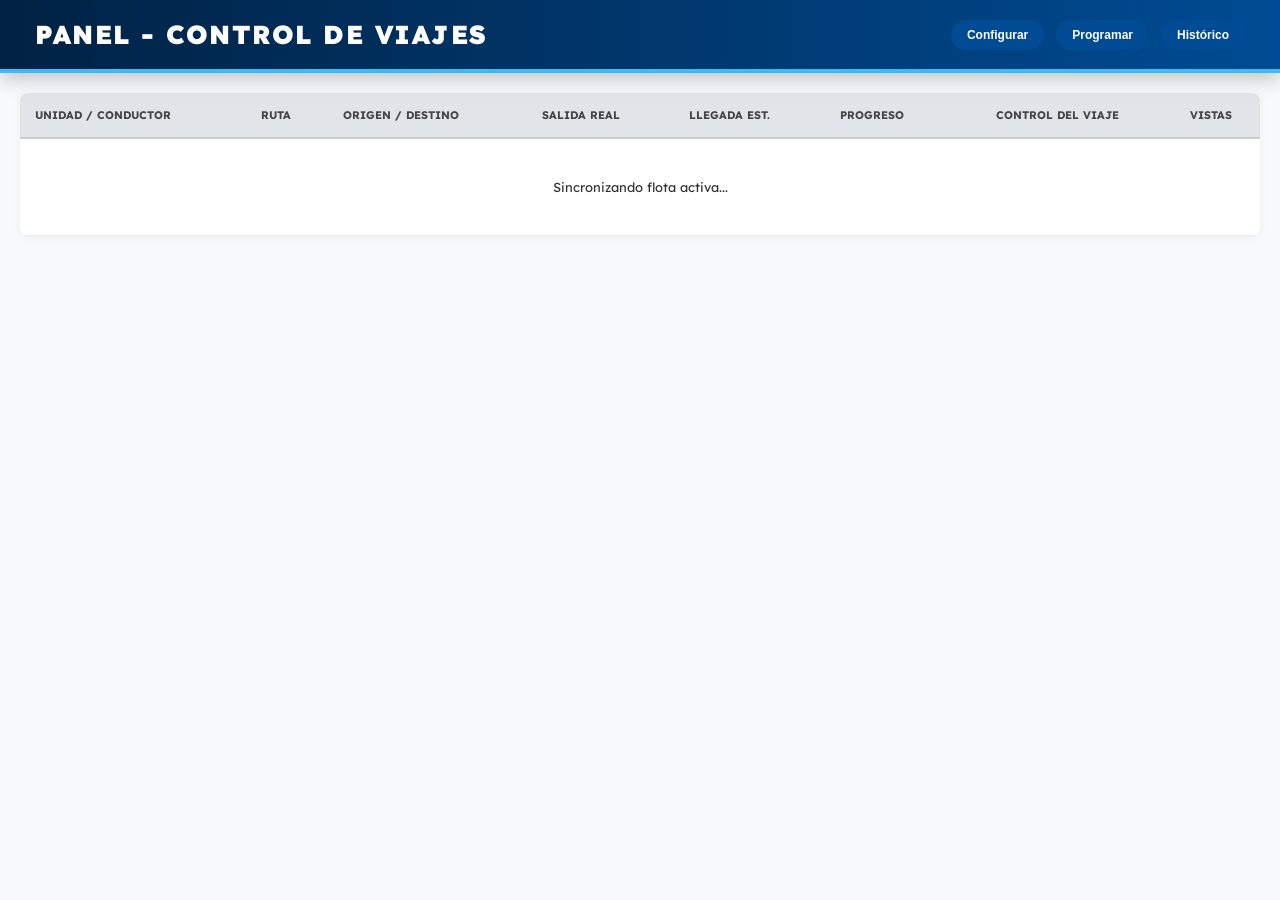
<file: Addins3.html>
<!DOCTYPE html>
<html>
<head>
    <meta charset="utf-8">
    <title>Panel de Control de Viajes</title> 
    <link href="https://fonts.googleapis.com/css2?family=Lexend:wght@700;800&display=swap" rel="stylesheet">
    <link rel="stylesheet" href="estilos_addins3.css">
    <link rel="stylesheet" href="https://cdnjs.cloudflare.com/ajax/libs/font-awesome/6.0.0/css/all.min.css">
</head>
<body>

<div class="header-container">
    <h1 class="neon-title">PANEL - CONTROL DE VIAJES</h1>
    <div class="nav-shortcuts">
        <button class="btn-nav" id="nav-config">Configurar</button>
        <button class="btn-nav" id="nav-prog">Programar</button>
        <button class="btn-nav" id="nav-hist">Histórico</button>
    </div>
</div>

<div class="dashboard">
    <table class="monitor-table">
        <thead>
            <tr>
                <th>UNIDAD / CONDUCTOR</th>
                <th>RUTA</th>
                <th>ORIGEN / DESTINO</th>
                <th>SALIDA REAL</th>
                <th>LLEGADA EST.</th>
                <th>PROGRESO</th>
                <th style="text-align:center;">CONTROL DEL VIAJE</th>
                <th style="text-align:center;">VISTAS</th>
            </tr>
        </thead>
        <tbody id="lista-viajes">
            <tr><td colspan="8" style="text-align:center; padding:40px;">Sincronizando flota activa...</td></tr>
        </tbody>
    </table>
</div>

<div id="side-panel">
    <div style="display:flex; justify-content: space-between; align-items:center;">
        <h2 id="side-placa" style="margin:0; font-weight:800; color:var(--primary);">Resumen</h2>
        <button onclick="cerrarPanel()" style="border:none; background:none; font-size:24px; cursor:pointer;">&times;</button>
    </div>
    <hr style="margin:20px 0; border:0; border-top:1px solid #eee;">
    <div id="timeline-v" class="timeline-v"></div>
</div>

<div id="modal-cancel" class="modal-full-bg" style="display:none;">
    <div class="modal-content">
        <h3 id="modal-accion-titulo">Confirmar Acción</h3>
        <p>Indique motivo (Mín. 10 caracteres):</p>
        <textarea id="motivo-txt" oninput="validarMotivo()" placeholder="Escriba el motivo de la intervención manual..."></textarea>
        <div style="text-align:right; margin-top:15px;">
            <button onclick="cerrarModal()" class="btn-secundario">Salir</button>
            <button id="btn-confirmar" disabled onclick="ejecutarAccionManual()" class="btn-primario">Confirmar</button>
        </div>
    </div>
</div>

<script>
    // URL DE TU SCRIPT (Asegúrate de que sea la última versión desplegada)
    const WEB_APP_URL = "https://script.google.com/macros/s/AKfycbwUUfNbaq4tkx05vUxjpJNtbxqJi_Q9WWnxMINupHHSWpU129H9x5wY6Jbf0SNrEE0e/exec"; 
    
    let _usuarioLogueado = "Monitor";
    let _viajeSeleccionado = null;
    let _tipoAccionManual = "";

    // 1. FUNCIÓN DE REFRESCO DE DATOS
    function actualizar() {
    const script = document.createElement('script');
    // Usamos concatenación simple para evitar errores de símbolos
    script.src = WEB_APP_URL + "?read=viajes&callback=renderizar&nocache=" + new Date().getTime();
    document.body.appendChild(script);
    script.onload = function() { script.remove(); };
}

    // 2. RENDERIZADO DE LA TABLA
    window.renderizar = function(viajes) {
        const tbody = document.getElementById('lista-viajes');
        if (!tbody) return;
        tbody.innerHTML = "";
        
        if (viajes.length === 0) {
            tbody.innerHTML = '<tr><td colspan="8" style="text-align:center; padding:20px;">No hay viajes activos en este momento.</td></tr>';
            return;
        }

        viajes.forEach(v => {
            const estaEnCurso = (v.estado === "EN CURSO");
            let tr = document.createElement('tr');
            tr.innerHTML = `
                <td><b>${v.placa}</b><br><small style="color:#777">${v.conductor}</small></td>
                <td><small>${v.ruta}</small></td>
                <td><i class="fas fa-map-marker-alt" style="color:var(--primary)"></i> ${v.origen}<br><i class="fas fa-flag-checkered"></i> ${v.destino}</td>
                <td style="color:black; font-weight:bold;">${v.salidaReal}</td>
                <td style="font-weight:bold;">${v.llegadaEstimada}</td>
                <td>
                    <div class="segment-bar">
                        ${Array.from({length:10}, (_,i) => `<div class="segment ${i < (v.progreso/10) ? 'active' : ''}"></div>`).join('')}
                    </div>
                    <small style="font-size:10px; font-weight:bold; color:var(--primary)">${v.progreso}% completado</small>
                </td>
                <td class="control-cell">
                    <button class="btn-ctrl ${estaEnCurso ? 'disabled' : ''}" title="Iniciar Viaje" onclick="${estaEnCurso ? '' : `prepararAccion('${v.idViaje}', 'INICIAR')`}">
                        <i class="fas fa-play-circle"></i>
                    </button>
                    <button class="btn-ctrl" title="Finalizar Viaje" onclick="prepararAccion('${v.idViaje}', 'FINALIZAR')">
                        <i class="fas fa-check-circle" style="color:var(--primary)"></i>
                    </button>
                    <button class="btn-ctrl" title="Cancelar Viaje" onclick="prepararAccion('${v.idViaje}', 'CANCELAR')">
                        <i class="fas fa-ban" style="color:var(--danger)"></i>
                    </button>
                </td>
                <td class="vistas-cell">
                    <button class="btn-vista" title="Ver Resumen de Ruta" onclick="abrirResumen('${encodeURIComponent(v.itinerarioFull)}', '${v.placa}')">
                        <i class="fas fa-stream"></i>
                    </button>
                    <button class="btn-vista" title="Ver Detalle de Auditoría" onclick="alert('Abriendo Detalle para ID: ' + '${v.idViaje}')">
                        <i class="fas fa-info-circle" style="color:var(--primary)"></i>
                    </button>
                </td>
            `;
            tbody.appendChild(tr);
        });
    }

    // 3. LÓGICA DE MODALES Y ACCIONES
    function prepararAccion(id, tipo) {
        _viajeSeleccionado = id;
        _tipoAccionManual = tipo;
        document.getElementById('modal-accion-titulo').innerText = "CONFIRMAR " + tipo;
        document.getElementById('modal-cancel').style.display = 'flex';
    }

    function ejecutarAccionManual() {
        const btn = document.getElementById('btn-confirmar');
        const motivo = document.getElementById('motivo-txt').value;
        
        btn.disabled = true;
        btn.innerHTML = '<i class="fas fa-spinner fa-spin"></i> Procesando...';

        fetch(`${WEB_APP_URL}?action=manual&id=${_viajeSeleccionado}&tipo=${_tipoAccionManual}&motivo=${encodeURIComponent(motivo)}&user=${_usuarioLogueado}`)
        .then(response => response.json())
        .then(res => {
            if (res.success) {
                cerrarModal();
                actualizar(); // Refresco inmediato para ver el cambio
            } else {
                alert("Error: " + res.error);
                btn.disabled = false;
                btn.innerHTML = "Confirmar";
            }
        })
        .catch(err => {
            alert("Error de conexión");
            btn.disabled = false;
            btn.innerHTML = "Confirmar";
        });
    }

    // 4. LÓGICA DEL PANEL LATERAL (RESUMEN)
    function abrirResumen(data, placa) {
        const puntos = JSON.parse(decodeURIComponent(data));
        document.getElementById('side-placa').innerText = "Ruta: " + placa;
        
        const timeline = document.getElementById('timeline-v');
        timeline.innerHTML = puntos.map(p => {
            let claseCirculo = "";
            if (p.deteccion === "SI") claseCirculo = "done";
            if (p.deteccion === "FORZADO") claseCirculo = "forced";

            return `
                <div class="step ${claseCirculo}">
                    <strong>${p.punto}</strong><br>
                    <small>Plan: ${p.planHora} | Real: ${p.realHora}</small>
                </div>
            `;
        }).join('');
        
        document.getElementById('side-panel').classList.add('open');
    }

    // 5. UTILIDADES
    function cerrarModal() { 
        document.getElementById('modal-cancel').style.display = 'none'; 
        document.getElementById('motivo-txt').value = ""; 
        document.getElementById('btn-confirmar').disabled = true;
    }
    
    function cerrarPanel() { document.getElementById('side-panel').classList.remove('open'); }
    
    function validarMotivo() { 
        const txt = document.getElementById('motivo-txt').value.trim();
        document.getElementById('btn-confirmar').disabled = (txt.length < 10); 
    }

    // 6. INTEGRACIÓN CON GEOTAB (API)
    geotab.addin.seguimiento = () => {
        return {
            initialize(api, state, callback) {
                // Obtener usuario real de Geotab
                api.getSession(s => { _usuarioLogueado = s.userName; });
                
                // Configurar Navegación entre Add-ins
                document.getElementById('nav-config').onclick = () => api.setState("TRK_ARDEPE_CONTAINER/TRK_ARDEPE_CONFIG");
                document.getElementById('nav-prog').onclick = () => api.setState("TRK_ARDEPE_CONTAINER/TRK_ARDEPE_PROG");
                document.getElementById('nav-hist').onclick = () => api.setState("TRK_ARDEPE_CONTAINER/TRK_ARDEPE_HIST");
                
                // Carga inicial y auto-refresco cada 1 minuto
                actualizar();
                setInterval(actualizar, 60000);
                
                callback();
            }
        };
    };

    // Ejecución inicial por si se prueba fuera de Geotab
    actualizar();
</script>
</body>
</html>
</file>
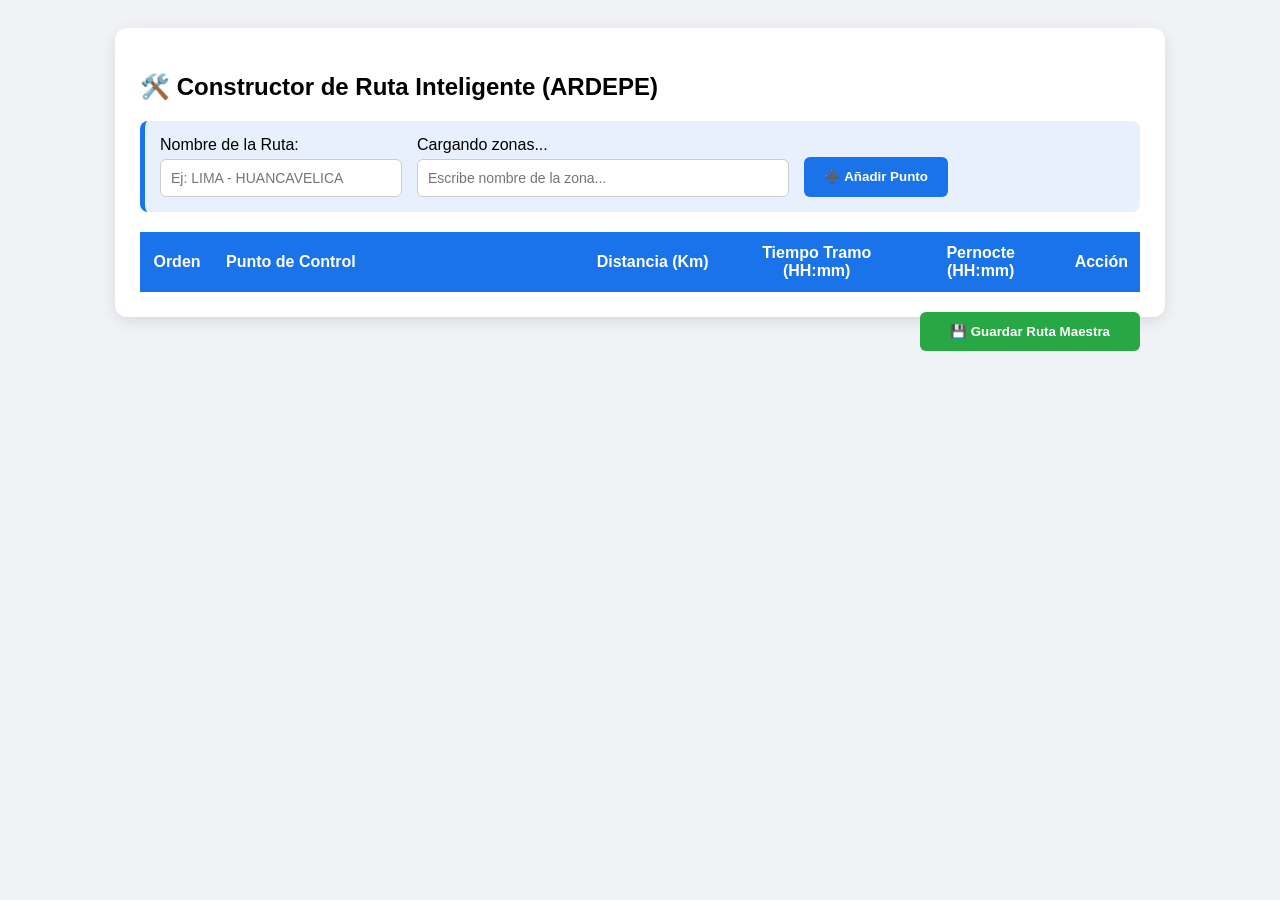
<file: configurarv2.html>
<!DOCTYPE html>
<html>
<head>
    <meta charset="utf-8">
    <style>
        body { font-family: 'Segoe UI', sans-serif; padding: 20px; background: #f0f2f5; }
        .card { background: white; padding: 25px; border-radius: 12px; box-shadow: 0 4px 15px rgba(0,0,0,0.1); max-width: 1000px; margin: auto; }
        .header-tools { display: flex; gap: 15px; margin-bottom: 20px; background: #e8f0fe; padding: 15px; border-radius: 8px; align-items: flex-end; border-left: 5px solid #1a73e8; }
        .input-group { display: flex; flex-direction: column; gap: 5px; }
        input { padding: 10px; border: 1px solid #ccc; border-radius: 6px; font-size: 14px; }
        button { cursor: pointer; border: none; border-radius: 6px; font-weight: bold; transition: 0.3s; }
        .btn-add { background: #1a73e8; color: white; padding: 10px 20px; height: 40px; }
        .btn-save { background: #28a745; color: white; padding: 12px 30px; float: right; margin-top: 20px; }
        table { width: 100%; border-collapse: collapse; margin-top: 20px; }
        th { background: #1a73e8; color: white; padding: 12px; text-align: center; }
        th:nth-child(2) { text-align: left; } /* Nombre de zona a la izquierda */
        td { padding: 10px; border-bottom: 1px solid #eee; text-align: center; vertical-align: middle; }
        td:nth-child(2) { text-align: left; }
        .input-edit { width: 80px; border: 2px solid #3498db; text-align: center; font-weight: bold; color: #1a73e8; padding: 5px; border-radius: 4px; display: inline-block; }
        .km-val { color: #666; font-family: monospace; font-weight: bold; }
        .delete-btn { color: #e74c3c; background: none; font-size: 18px; }
        .guion { color: #ccc; font-weight: bold; display: block; width: 100%; text-align: center; }
    </style>
</head>
<body>

<div class="card">
    <h2>🛠️ Constructor de Ruta Inteligente (ARDEPE)</h2>
    
    <div class="header-tools">
        <div class="input-group">
            <label>Nombre de la Ruta:</label>
            <input type="text" id="nombreRuta" placeholder="Ej: LIMA - HUANCAVELICA" style="width: 220px;">
        </div>
        <div class="input-group">
            <label id="lblZonas">Cargando zonas...</label>
            <input list="listaZonas" id="buscadorZonas" placeholder="Escribe nombre de la zona..." style="width: 350px;">
            <datalist id="listaZonas"></datalist>
        </div>
        <button class="btn-add" id="btnAgregar">➕ Añadir Punto</button>
    </div>

    <table>
        <thead>
            <tr>
                <th style="width: 50px;">Orden</th>
                <th>Punto de Control</th>
                <th style="width: 140px;">Distancia (Km)</th>
                <th style="width: 140px;">Tiempo Tramo (HH:mm)</th>
                <th style="width: 140px;">Pernocte (HH:mm)</th>
                <th style="width: 50px;">Acción</th>
            </tr>
        </thead>
        <tbody id="cuerpoRuta"></tbody>
    </table>

    <button class="btn-save" id="btnGuardar">💾 Guardar Ruta Maestra</button>
</div>

<script>
    let zonasFiltradas = [];
    let rutaActual = [];

    function formatTime(decimal) {
        if (!decimal || isNaN(decimal) || decimal <= 0) return "00:00";
        let h = Math.floor(decimal);
        let m = Math.round((decimal - h) * 60);
        return `${h.toString().padStart(2, '0')}:${m.toString().padStart(2, '0')}`;
    }

    function getHaversine(lat1, lon1, lat2, lon2) {
        if (lat1 === undefined || lon1 === undefined || lat2 === undefined || lon2 === undefined) return 0;
        const R = 6371;
        const dLat = (lat2 - lat1) * Math.PI / 180;
        const dLon = (lon2 - lon1) * Math.PI / 180;
        const a = Math.sin(dLat/2)**2 + Math.cos(lat1*Math.PI/180)*Math.cos(lat2*Math.PI/180)*Math.sin(dLon/2)**2;
        return R * (2 * Math.atan2(Math.sqrt(a), Math.sqrt(1-a)));
    }

    geotab.addin.configurar = (api, state) => {
        return {
            initialize(api, state, callback) {
                api.call("Get", {
                    typeName: "Zone",
                    search: { zoneTypeIds: ["b4A3"] }
                }, (result) => {
                    zonasFiltradas = result.filter(z => z.zoneTypes && z.zoneTypes.some(t => t.id === "b4A3"))
                                           .sort((a, b) => a.name.localeCompare(b.name));
                    
                    document.getElementById("lblZonas").innerText = `Escribe para buscar zona (${zonasFiltradas.length} disponibles):`;
                    const datalist = document.getElementById("listaZonas");
                    zonasFiltradas.forEach(z => {
                        let opt = document.createElement("option");
                        opt.value = z.name;
                        datalist.appendChild(opt);
                    });
                });

                document.getElementById("btnAgregar").addEventListener("click", () => {
                    const inputBusqueda = document.getElementById("buscadorZonas");
                    const zonaSel = zonasFiltradas.find(z => z.name === inputBusqueda.value);
                    
                    if (!zonaSel) return;

                    // CORRECCIÓN DE COORDENADAS: Buscamos en todas las ubicaciones posibles de la API
                    const latActual = (zonaSel.center) ? zonaSel.center.y : (zonaSel.y ? zonaSel.y : 0);
                    const lonActual = (zonaSel.center) ? zonaSel.center.x : (zonaSel.x ? zonaSel.x : 0);

                    const previo = rutaActual[rutaActual.length - 1];
                    let km = 0;
                    if (previo && latActual !== 0) {
                        km = getHaversine(previo.lat, previo.lon, latActual, lonActual);
                    }

                    rutaActual.push({
                        name: zonaSel.name,
                        lat: latActual,
                        lon: lonActual,
                        km: km,
                        tiempo: formatTime(km / 60)
                    });

                    inputBusqueda.value = "";
                    updateUI();
                });

                function updateUI() {
                    const cuerpo = document.getElementById("cuerpoRuta");
                    cuerpo.innerHTML = "";
                    rutaActual.forEach((item, i) => {
                        const row = cuerpo.insertRow();
                        const esPrimero = (i === 0);
                        
                        // Centrado y manejo de guiones
                        const distContenido = (esPrimero || item.km <= 0) ? '<span class="guion">-</span>' : `<span class="km-val">${item.km.toFixed(2)} km</span>`;
                        const tiempoContenido = (esPrimero || item.km <= 0) ? '<span class="guion">-</span>' : `<input type="text" class="input-edit" value="${item.tiempo}">`;
                        
                        row.innerHTML = `
                            <td>${i + 1}</td>
                            <td><strong>${item.name}</strong></td>
                            <td>${distContenido}</td>
                            <td>${tiempoContenido}</td>
                            <td><input type="text" class="input-edit" value="00:30"></td>
                            <td><button class="delete-btn" onclick="borrar(${i})">🗑️</button></td>
                        `;
                    });
                }

                window.borrar = (idx) => {
                    rutaActual.splice(idx, 1);
                    updateUI();
                };

                callback();
            }
        };
    };
</script>
</body>
</html>
</file>
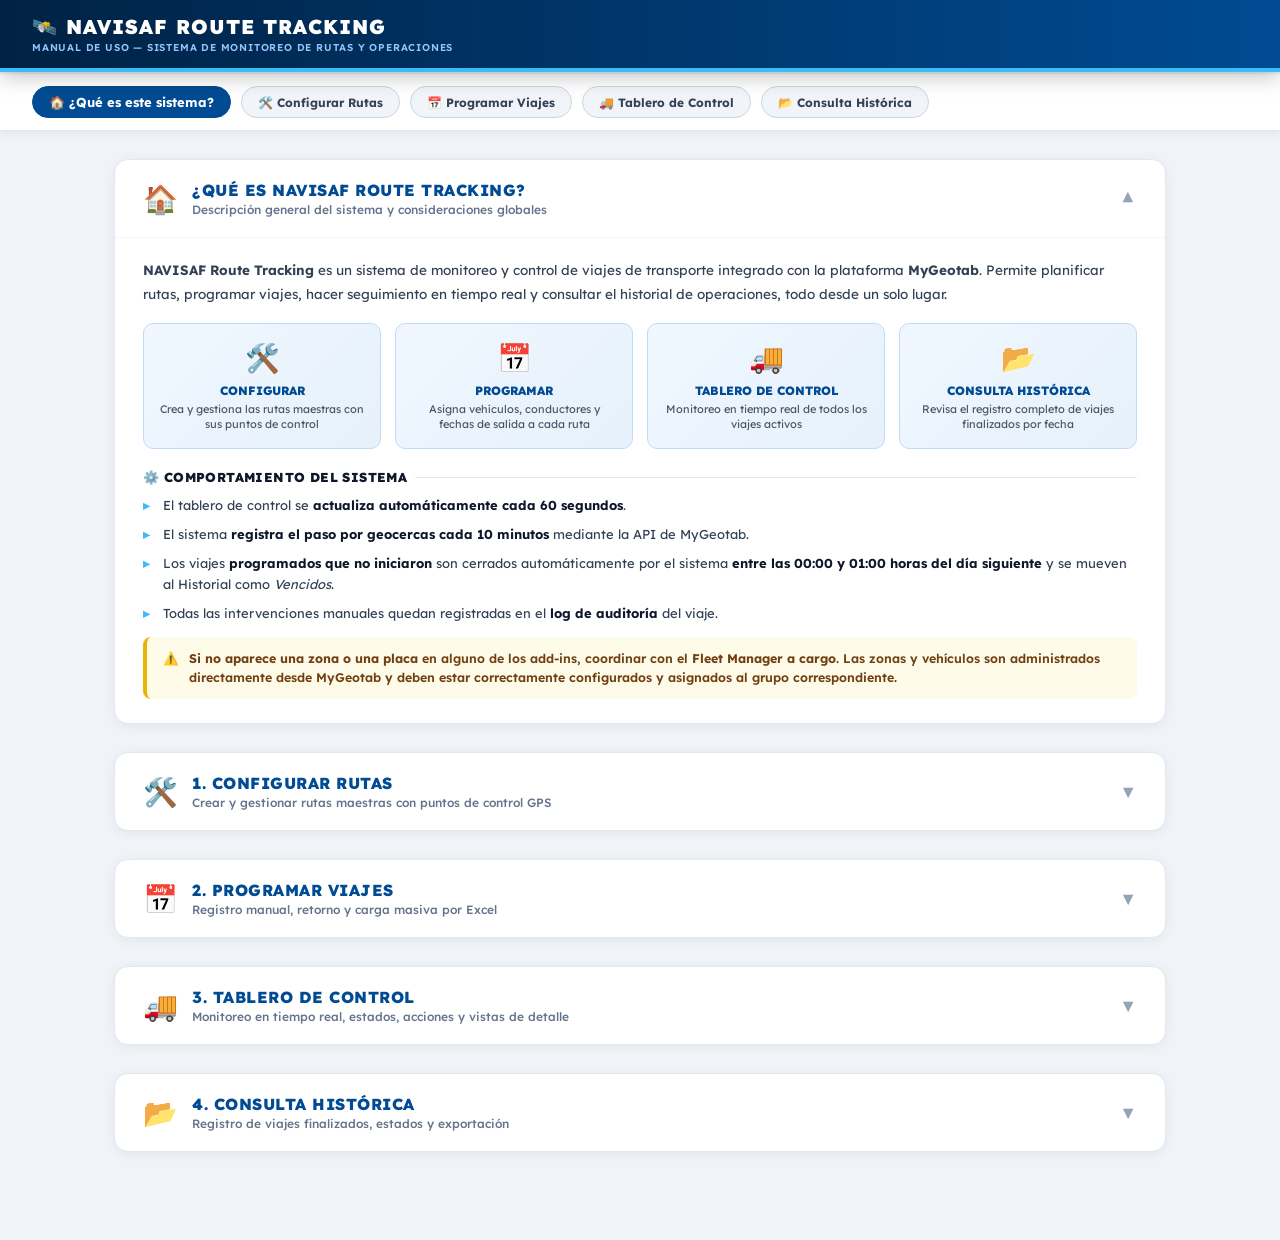
<file: manual.html>
<!DOCTYPE html>
<html lang="es">
<head>
    <meta charset="utf-8">
    <meta name="viewport" content="width=device-width, initial-scale=1.0">
    <title>Manual de Uso - NAVISAF Route Tracking</title>
    <link href="https://fonts.googleapis.com/css2?family=Lexend:wght@400;500;700;800;900&display=swap" rel="stylesheet">
    <link rel="stylesheet" href="manual.css">
</head>
<body>

<!-- HEADER -->
<div class="nrt-header">
    <div class="nrt-header-left">
        <div class="nrt-header-title">🛰️ NAVISAF Route Tracking</div>
        <div class="nrt-header-sub">MANUAL DE USO — SISTEMA DE MONITOREO DE RUTAS Y OPERACIONES</div>
    </div>
</div>

<!-- ÍNDICE ANCLA -->
<div class="nrt-indice">
    <a href="#sec-intro" class="nrt-btn-indice principal">🏠 ¿Qué es este sistema?</a>
    <a href="#sec-configurar" class="nrt-btn-indice">🛠️ Configurar Rutas</a>
    <a href="#sec-programar" class="nrt-btn-indice">📅 Programar Viajes</a>
    <a href="#sec-tablero" class="nrt-btn-indice">🚚 Tablero de Control</a>
    <a href="#sec-historico" class="nrt-btn-indice">📂 Consulta Histórica</a>
</div>

<!-- CUERPO -->
<div class="nrt-body">

    <!-- ── SECCIÓN 0: INTRO ── -->
    <div class="nrt-seccion" id="sec-intro">
        <div class="nrt-seccion-header" onclick="nrt_toggle('cuerpo-intro', this)">
            <div class="nrt-seccion-icono">🏠</div>
            <div class="nrt-seccion-info">
                <div class="nrt-seccion-titulo">¿Qué es NAVISAF Route Tracking?</div>
                <div class="nrt-seccion-desc">Descripción general del sistema y consideraciones globales</div>
            </div>
            <div class="nrt-chevron abierto">▼</div>
        </div>
        <div class="nrt-seccion-cuerpo visible" id="cuerpo-intro">

            <div class="nrt-bloque">
                <p style="font-size:13.5px; color:#334155; line-height:1.8;">
                    <strong>NAVISAF Route Tracking</strong> es un sistema de monitoreo y control de viajes de transporte integrado con la plataforma <strong>MyGeotab</strong>. Permite planificar rutas, programar viajes, hacer seguimiento en tiempo real y consultar el historial de operaciones, todo desde un solo lugar.
                </p>
            </div>

            <div class="nrt-intro-grid">
                <div class="nrt-intro-card">
                    <div class="nrt-intro-card-icono">🛠️</div>
                    <div class="nrt-intro-card-nombre">Configurar</div>
                    <div class="nrt-intro-card-desc">Crea y gestiona las rutas maestras con sus puntos de control</div>
                </div>
                <div class="nrt-intro-card">
                    <div class="nrt-intro-card-icono">📅</div>
                    <div class="nrt-intro-card-nombre">Programar</div>
                    <div class="nrt-intro-card-desc">Asigna vehículos, conductores y fechas de salida a cada ruta</div>
                </div>
                <div class="nrt-intro-card">
                    <div class="nrt-intro-card-icono">🚚</div>
                    <div class="nrt-intro-card-nombre">Tablero de Control</div>
                    <div class="nrt-intro-card-desc">Monitoreo en tiempo real de todos los viajes activos</div>
                </div>
                <div class="nrt-intro-card">
                    <div class="nrt-intro-card-icono">📂</div>
                    <div class="nrt-intro-card-nombre">Consulta Histórica</div>
                    <div class="nrt-intro-card-desc">Revisa el registro completo de viajes finalizados por fecha</div>
                </div>
            </div>

            <div class="nrt-bloque">
                <div class="nrt-bloque-titulo">⚙️ Comportamiento del sistema</div>
                <ul class="nrt-lista">
                    <li>El tablero de control se <strong>actualiza automáticamente cada 60 segundos</strong>.</li>
                    <li>El sistema <strong>registra el paso por geocercas cada 10 minutos</strong> mediante la API de MyGeotab.</li>
                    <li>Los viajes <strong>programados que no iniciaron</strong> son cerrados automáticamente por el sistema <strong>entre las 00:00 y 01:00 horas del día siguiente</strong> y se mueven al Historial como <em>Vencidos</em>.</li>
                    <li>Todas las intervenciones manuales quedan registradas en el <strong>log de auditoría</strong> del viaje.</li>
                </ul>
            </div>

            <div class="nrt-alerta amarillo">
                ⚠️ <span><strong>Si no aparece una zona o una placa</strong> en alguno de los add-ins, coordinar con el <strong>Fleet Manager a cargo</strong>. Las zonas y vehículos son administrados directamente desde MyGeotab y deben estar correctamente configurados y asignados al grupo correspondiente.</span>
            </div>

        </div>
    </div>

    <!-- ── SECCIÓN 1: CONFIGURAR ── -->
    <div class="nrt-seccion" id="sec-configurar">
        <div class="nrt-seccion-header" onclick="nrt_toggle('cuerpo-configurar', this)">
            <div class="nrt-seccion-icono">🛠️</div>
            <div class="nrt-seccion-info">
                <div class="nrt-seccion-titulo">1. Configurar Rutas</div>
                <div class="nrt-seccion-desc">Crear y gestionar rutas maestras con puntos de control GPS</div>
            </div>
            <div class="nrt-chevron">▼</div>
        </div>
        <div class="nrt-seccion-cuerpo" id="cuerpo-configurar">

            <div class="nrt-bloque">
                <div class="nrt-bloque-titulo">📌 ¿Qué es una ruta maestra?</div>
                <p style="font-size:13px; color:#475569; line-height:1.7;">
                    Es la plantilla base de un recorrido. Define los <strong>puntos de control</strong> (geocercas), las distancias entre tramos, los tiempos estimados y los tiempos de pernocte en cada punto. Una vez creada, puede ser usada para programar múltiples viajes.
                </p>
            </div>

            <div class="nrt-bloque">
                <div class="nrt-bloque-titulo">🗺️ ¿Qué es una geocerca?</div>
                <p style="font-size:13px; color:#475569; line-height:1.7;">
                    Es una zona geográfica virtual definida en MyGeotab. El sistema detecta automáticamente cuando un vehículo entra o sale de ella. Cada punto de control del itinerario debe ser una geocerca activa en la plataforma.
                </p>
            </div>

            <div class="nrt-bloque">
                <div class="nrt-bloque-titulo">🔢 Pasos para crear una ruta</div>
                <div class="nrt-pasos">
                    <div class="nrt-paso"><div class="nrt-paso-num">1</div><div class="nrt-paso-texto">Ingresa el <strong>nombre oficial de la ruta</strong> (ej: LIMA - HUANCAVELICA). Este nombre debe ser único.</div></div>
                    <div class="nrt-paso"><div class="nrt-paso-num">2</div><div class="nrt-paso-texto">Busca y selecciona la <strong>geocerca de origen</strong> en el buscador. Haz clic en <em>Añadir Punto</em>. Aparecerá en la tabla como Punto 1 sin distancia ni tiempo (es el origen).</div></div>
                    <div class="nrt-paso"><div class="nrt-paso-num">3</div><div class="nrt-paso-texto">Selecciona el siguiente punto. El sistema calculará automáticamente la <strong>distancia y tiempo estimado</strong> por carretera real usando el enrutador OSRM.</div></div>
                    <div class="nrt-paso"><div class="nrt-paso-num">4</div><div class="nrt-paso-texto">Ajusta los valores de <strong>Dist (Km)</strong>, <strong>Tiempo Tramo</strong> y <strong>Pernocte</strong> si es necesario. El mapa se actualiza en tiempo real.</div></div>
                    <div class="nrt-paso"><div class="nrt-paso-num">5</div><div class="nrt-paso-texto">Repite para todos los puntos del itinerario. Al terminar, haz clic en <strong>Guardar Ruta</strong>.</div></div>
                </div>
            </div>

            <div class="nrt-bloque">
                <div class="nrt-bloque-titulo">🗂️ Panel derecho — Historial de rutas</div>
                <ul class="nrt-lista">
                    <li>Muestra todas las rutas creadas con su nombre, cantidad de puntos y fecha de creación.</li>
                    <li>El botón ✏️ carga la ruta en el editor para <strong>modificar km, tiempos o pernoctes</strong>. El mapa se redibuja automáticamente con la ruta completa.</li>
                    <li>Usa el buscador superior para filtrar rutas por nombre.</li>
                </ul>
            </div>

            <div class="nrt-alerta amarillo">
                ⚠️ <span><strong>Si no aparece una geocerca</strong> en el buscador, significa que no existe en MyGeotab o no está asignada al tipo de zona correcto. Coordinar con el <strong>Fleet Manager</strong>.</span>
            </div>

            <div class="nrt-alerta azul">
                💡 <span>El mapa lateral aparece automáticamente al agregar el primer punto y muestra la ruta real de carretera entre cada par de puntos. Se puede hacer zoom libremente mientras se construye el itinerario.</span>
            </div>

        </div>
    </div>

    <!-- ── SECCIÓN 2: PROGRAMAR ── -->
    <div class="nrt-seccion" id="sec-programar">
        <div class="nrt-seccion-header" onclick="nrt_toggle('cuerpo-programar', this)">
            <div class="nrt-seccion-icono">📅</div>
            <div class="nrt-seccion-info">
                <div class="nrt-seccion-titulo">2. Programar Viajes</div>
                <div class="nrt-seccion-desc">Registro manual, retorno y carga masiva por Excel</div>
            </div>
            <div class="nrt-chevron">▼</div>
        </div>
        <div class="nrt-seccion-cuerpo" id="cuerpo-programar">

            <div class="nrt-bloque">
                <div class="nrt-bloque-titulo">✏️ Registro manual</div>
                <div class="nrt-pasos">
                    <div class="nrt-paso"><div class="nrt-paso-num">1</div><div class="nrt-paso-texto">Selecciona la <strong>Ruta Maestra</strong> del listado.</div></div>
                    <div class="nrt-paso"><div class="nrt-paso-num">2</div><div class="nrt-paso-texto">Si el viaje es de <strong>retorno</strong>, marca el check <em>¿RET?</em> — el itinerario se invertirá automáticamente.</div></div>
                    <div class="nrt-paso"><div class="nrt-paso-num">3</div><div class="nrt-paso-texto">Ingresa la <strong>Fecha y Hora de Salida (ETD)</strong>.</div></div>
                    <div class="nrt-paso"><div class="nrt-paso-num">4</div><div class="nrt-paso-texto">Selecciona el <strong>vehículo (placa)</strong> y el <strong>conductor</strong>. Solo aparecen las unidades autorizadas para este cliente.</div></div>
                    <div class="nrt-paso"><div class="nrt-paso-num">5</div><div class="nrt-paso-texto">Verifica el itinerario calculado y haz clic en <strong>Confirmar Viaje</strong>.</div></div>
                </div>
            </div>

            <div class="nrt-bloque">
                <div class="nrt-bloque-titulo">🔄 Viajes de retorno</div>
                <ul class="nrt-lista">
                    <li>Al marcar <em>¿RET?</em>, la ruta se invierte: el destino se convierte en origen y viceversa.</li>
                    <li>En la carga masiva Excel, agrega <strong>/RETORNO</strong> al final del nombre de la ruta (ej: <em>LIMA-ICA/RETORNO</em>).</li>
                    <li>El sistema guarda el retorno como una ruta independiente con su propio seguimiento.</li>
                </ul>
            </div>

            <div class="nrt-bloque">
                <div class="nrt-bloque-titulo">📊 Carga masiva por Excel</div>
                <ul class="nrt-lista">
                    <li>Descarga la <strong>Plantilla Excel</strong> desde el botón 📥 dentro del Panel de Carga Masiva.</li>
                    <li>Completa las columnas: <strong>PLACA / CONDUCTOR / RUTA / FECHA_ETD</strong>.</li>
                    <li>La fecha debe llevar una comilla simple al inicio: <em>'2026-06-15 22:00</em></li>
                    <li>Arrastra el archivo o haz clic en la zona de carga. Luego presiona <strong>Validar y Subir</strong>.</li>
                    <li>El sistema valida primero que todas las placas y rutas existan. Si hay errores, los muestra en rojo antes de procesar.</li>
                </ul>
            </div>

            <div class="nrt-bloque">
                <div class="nrt-bloque-titulo">📋 Panel derecho — Programados para Edición</div>
                <ul class="nrt-lista">
                    <li>Filtra por fecha para ver los viajes programados ese día.</li>
                    <li>El botón ✏️ permite editar un viaje <strong>antes de que inicie</strong>: cambiar conductor, fecha o ruta.</li>
                    <li>Si el viaje ya está <strong>EN CURSO</strong>, solo se puede modificar el conductor.</li>
                    <li>Usa los buscadores de placa y ruta para filtrar la lista.</li>
                </ul>
            </div>

            <div class="nrt-alerta amarillo">
                ⚠️ <span><strong>No se puede programar</strong> la misma placa + ruta + fecha/hora dos veces. El sistema detecta duplicados y los bloquea.</span>
            </div>

            <div class="nrt-alerta amarillo">
                ⚠️ <span><strong>Si no aparece una placa</strong> en el listado, coordinar con el <strong>Fleet Manager</strong>. Solo las unidades asignadas al grupo autorizado son visibles.</span>
            </div>

        </div>
    </div>

    <!-- ── SECCIÓN 3: TABLERO ── -->
    <div class="nrt-seccion" id="sec-tablero">
        <div class="nrt-seccion-header" onclick="nrt_toggle('cuerpo-tablero', this)">
            <div class="nrt-seccion-icono">🚚</div>
            <div class="nrt-seccion-info">
                <div class="nrt-seccion-titulo">3. Tablero de Control</div>
                <div class="nrt-seccion-desc">Monitoreo en tiempo real, estados, acciones y vistas de detalle</div>
            </div>
            <div class="nrt-chevron">▼</div>
        </div>
        <div class="nrt-seccion-cuerpo" id="cuerpo-tablero">

            <div class="nrt-bloque">
                <div class="nrt-bloque-titulo">🔴 Estados de un viaje</div>
                <div class="nrt-badges">
                    <span class="nrt-badge programado">📅 PROGRAMADO</span>
                    <span class="nrt-badge no-iniciado">🕒 NO INICIADO</span>
                    <span class="nrt-badge retrasado">⚠️ RETRASADO</span>
                    <span class="nrt-badge en-curso">🚚 EN CURSO</span>
                </div>
                <table class="nrt-tabla-acciones" style="margin-top:16px;">
                    <tr>
                        <th>Estado</th>
                        <th>Significado</th>
                    </tr>
                    <tr>
                        <td><span class="nrt-badge programado">📅 PROGRAMADO</span></td>
                        <td>El viaje está programado para un día futuro. Aún no es hoy.</td>
                    </tr>
                    <tr>
                        <td><span class="nrt-badge no-iniciado">🕒 NO INICIADO</span></td>
                        <td>El viaje es para hoy y aún está en hora. El vehículo no ha partido.</td>
                    </tr>
                    <tr>
                        <td><span class="nrt-badge retrasado">⚠️ RETRASADO</span></td>
                        <td>El viaje es para hoy pero ya pasó su hora de salida sin haberse iniciado.</td>
                    </tr>
                    <tr>
                        <td><span class="nrt-badge en-curso">🚚 EN CURSO</span></td>
                        <td>El GPS detectó que el vehículo pasó por el origen. El viaje está activo.</td>
                    </tr>
                </table>
            </div>

            <div class="nrt-bloque">
                <div class="nrt-bloque-titulo">⚙️ Control del viaje — Acciones manuales</div>
                <table class="nrt-tabla-acciones">
                    <tr>
                        <th>Botón</th>
                        <th>Cuándo usarlo</th>
                        <th>Qué hace</th>
                    </tr>
                    <tr>
                        <td>▶️ <strong>Iniciar</strong></td>
                        <td>El vehículo salió pero <strong>no pasó por la geocerca de origen</strong> (no fue detectado automáticamente).</td>
                        <td>Marca el viaje como EN CURSO manualmente. Queda registrado en auditoría.</td>
                    </tr>
                    <tr>
                        <td>✅ <strong>Finalizar</strong></td>
                        <td>El vehículo llegó a destino pero <strong>no pasó por la geocerca final</strong> (no fue detectado).</td>
                        <td>Cierra el viaje, lo mueve al Historial como Finalizado Manual.</td>
                    </tr>
                    <tr>
                        <td>🚫 <strong>Cancelar</strong></td>
                        <td>El viaje <strong>no va a realizarse</strong> (cancelación operativa, problema mecánico, etc.).</td>
                        <td>Cancela el viaje y lo mueve al Historial como Cancelado Manual.</td>
                    </tr>
                </table>
                <div class="nrt-alerta azul" style="margin-top:12px;">
                    💡 <span>Todas las acciones manuales requieren ingresar un <strong>motivo mínimo de 10 caracteres</strong>. Este motivo queda registrado en el log de auditoría del viaje.</span>
                </div>
            </div>

            <div class="nrt-bloque">
                <div class="nrt-bloque-titulo">👁️ Vistas de detalle</div>
                <div class="nrt-grid2">
                    <div class="nrt-card">
                        <div class="nrt-card-titulo">📋 Vista Resumen</div>
                        <p>Abre un panel lateral con el <strong>timeline de hitos</strong> del viaje. Muestra cada punto de control con su hora planificada y hora real de paso. Identifica hitos completados, pendientes e intervenciones manuales.</p>
                    </div>
                    <div class="nrt-card">
                        <div class="nrt-card-titulo">🔍 Vista Detalle Satelital</div>
                        <p>Abre una ventana completa con <strong>mapa en tiempo real</strong> mostrando la posición del vehículo, las geocercas del itinerario y la ruta recorrida. Incluye tabla detallada con km, tiempos, desviaciones y pernoctes por tramo.</p>
                    </div>
                </div>
            </div>

            <div class="nrt-bloque">
                <div class="nrt-bloque-titulo">🔍 Filtros del tablero</div>
                <ul class="nrt-lista">
                    <li><strong>Botones de estado</strong> (Todos / Atrasado / En Curso / No Iniciado / Programado) → filtran la tabla por estado del viaje.</li>
                    <li><strong>Buscar Placa</strong> → filtra la tabla mostrando solo los viajes de esa unidad.</li>
                    <li><strong>Buscar Ruta</strong> → filtra por nombre de ruta.</li>
                    <li>Los filtros son combinables: puedes filtrar por estado <em>y</em> por placa al mismo tiempo.</li>
                </ul>
            </div>

            <div class="nrt-alerta verde">
                ✅ <span>El tablero se <strong>actualiza automáticamente cada 60 segundos</strong>. El GPS registra el paso por geocercas <strong>cada 10 minutos</strong>. No es necesario recargar la página manualmente.</span>
            </div>

            <div class="nrt-alerta rojo">
                🔴 <span><strong>Cierre automático:</strong> Los viajes programados para hoy que <strong>no hayan iniciado</strong> son cerrados por el sistema automáticamente <strong>entre las 00:00 y 01:00 hrs del día siguiente</strong>. Se mueven al Historial como <em>Vencidos</em>.</span>
            </div>

        </div>
    </div>

    <!-- ── SECCIÓN 4: HISTÓRICO ── -->
    <div class="nrt-seccion" id="sec-historico">
        <div class="nrt-seccion-header" onclick="nrt_toggle('cuerpo-historico', this)">
            <div class="nrt-seccion-icono">📂</div>
            <div class="nrt-seccion-info">
                <div class="nrt-seccion-titulo">4. Consulta Histórica</div>
                <div class="nrt-seccion-desc">Registro de viajes finalizados, estados y exportación</div>
            </div>
            <div class="nrt-chevron">▼</div>
        </div>
        <div class="nrt-seccion-cuerpo" id="cuerpo-historico">

            <div class="nrt-bloque">
                <div class="nrt-bloque-titulo">🔍 Cómo consultar</div>
                <div class="nrt-pasos">
                    <div class="nrt-paso"><div class="nrt-paso-num">1</div><div class="nrt-paso-texto">Selecciona la <strong>fecha</strong> que quieres consultar usando el selector de fecha.</div></div>
                    <div class="nrt-paso"><div class="nrt-paso-num">2</div><div class="nrt-paso-texto">Haz clic en <strong>🔍 Buscar</strong>. Se cargarán todos los viajes registrados en esa fecha.</div></div>
                    <div class="nrt-paso"><div class="nrt-paso-num">3</div><div class="nrt-paso-texto">Filtra por <strong>estado</strong>, <strong>placa</strong> o <strong>ruta</strong> para encontrar el viaje específico.</div></div>
                </div>
            </div>

            <div class="nrt-bloque">
                <div class="nrt-bloque-titulo">🏷️ Estados en el Histórico</div>
                <div class="nrt-badges">
                    <span class="nrt-badge automatico">🤖 AUTOMÁTICO</span>
                    <span class="nrt-badge vencido">⏳ VENCIDO</span>
                    <span class="nrt-badge cancelado">🚫 CANCELADO</span>
                    <span class="nrt-badge finalizado-manual">👤 FINALIZADO MANUAL</span>
                </div>
                <table class="nrt-tabla-acciones" style="margin-top:16px;">
                    <tr>
                        <th>Estado</th>
                        <th>Significado</th>
                    </tr>
                    <tr>
                        <td><span class="nrt-badge automatico">🤖 AUTOMÁTICO</span></td>
                        <td>El viaje completó su recorrido y fue cerrado automáticamente por el GPS al detectar la llegada al destino final.</td>
                    </tr>
                    <tr>
                        <td><span class="nrt-badge vencido">⏳ VENCIDO</span></td>
                        <td>El viaje estaba programado pero no inició. El sistema lo cerró automáticamente entre las 00:00 y 01:00 hrs del día siguiente.</td>
                    </tr>
                    <tr>
                        <td><span class="nrt-badge cancelado">🚫 CANCELADO</span></td>
                        <td>Un operador canceló el viaje manualmente desde el Tablero de Control.</td>
                    </tr>
                    <tr>
                        <td><span class="nrt-badge finalizado-manual">👤 FINALIZADO MANUAL</span></td>
                        <td>Un operador finalizó el viaje manualmente (el GPS no detectó la llegada al destino).</td>
                    </tr>
                </table>
            </div>

            <div class="nrt-bloque">
                <div class="nrt-bloque-titulo">👁️ Vistas disponibles</div>
                <div class="nrt-grid2">
                    <div class="nrt-card">
                        <div class="nrt-card-titulo">📋 Vista Resumen</div>
                        <p>Panel lateral con el <strong>timeline histórico</strong> de hitos del viaje. Muestra qué puntos fueron detectados, cuáles fueron omitidos y qué intervenciones manuales hubo.</p>
                    </div>
                    <div class="nrt-card">
                        <div class="nrt-card-titulo">🔍 Vista Detalle + Excel</div>
                        <p>Tabla completa con todos los tramos: km planificados vs reales, tiempos, desviaciones y pernoctes. Incluye botón <strong>🟢 Exportar Excel</strong> para descargar el informe del viaje.</p>
                    </div>
                </div>
            </div>

            <div class="nrt-alerta azul">
                💡 <span>La barra de progreso en la tabla principal muestra el <strong>porcentaje de cumplimiento</strong> del itinerario: cuántos puntos de control fueron detectados vs el total planificado.</span>
            </div>

        </div>
    </div>

</div>

<script>
(function() {
    "use strict";

    // Toggle de secciones colapsables
    window.nrt_toggle = function(idCuerpo, headerEl) {
        var cuerpo = document.getElementById(idCuerpo);
        var chevron = headerEl.querySelector('.nrt-chevron');
        if (!cuerpo || !chevron) return;
        var abierto = cuerpo.classList.contains('visible');
        if (abierto) {
            cuerpo.classList.remove('visible');
            chevron.classList.remove('abierto');
        } else {
            cuerpo.classList.add('visible');
            chevron.classList.add('abierto');
        }
    };

    // Scroll suave a sección al hacer clic en el índice
    document.querySelectorAll('.nrt-btn-indice[href^="#"]').forEach(function(btn) {
        btn.addEventListener('click', function(e) {
            e.preventDefault();
            var target = document.querySelector(this.getAttribute('href'));
            if (!target) return;
            // Abrir la sección si está cerrada
            var cuerpo = target.querySelector('.nrt-seccion-cuerpo');
            var chevron = target.querySelector('.nrt-chevron');
            if (cuerpo && !cuerpo.classList.contains('visible')) {
                cuerpo.classList.add('visible');
                if (chevron) chevron.classList.add('abierto');
            }
            // Scroll suave
            setTimeout(function() {
                target.scrollIntoView({ behavior: 'smooth', block: 'start' });
            }, 50);
        });
    });

    // Ciclo de vida MyGeotab (por si se usa como add-in)
    if (typeof geotab !== 'undefined') {
        geotab.addin.manual = function(api, state) {
            return {
                initialize: function(api, state, callback) {
                    try { callback(); } catch(e) {}
                },
                focus: function(api, state) {},
                blur: function(api, state) {}
            };
        };
    }

})();
</script>

</body>
</html>
</file>
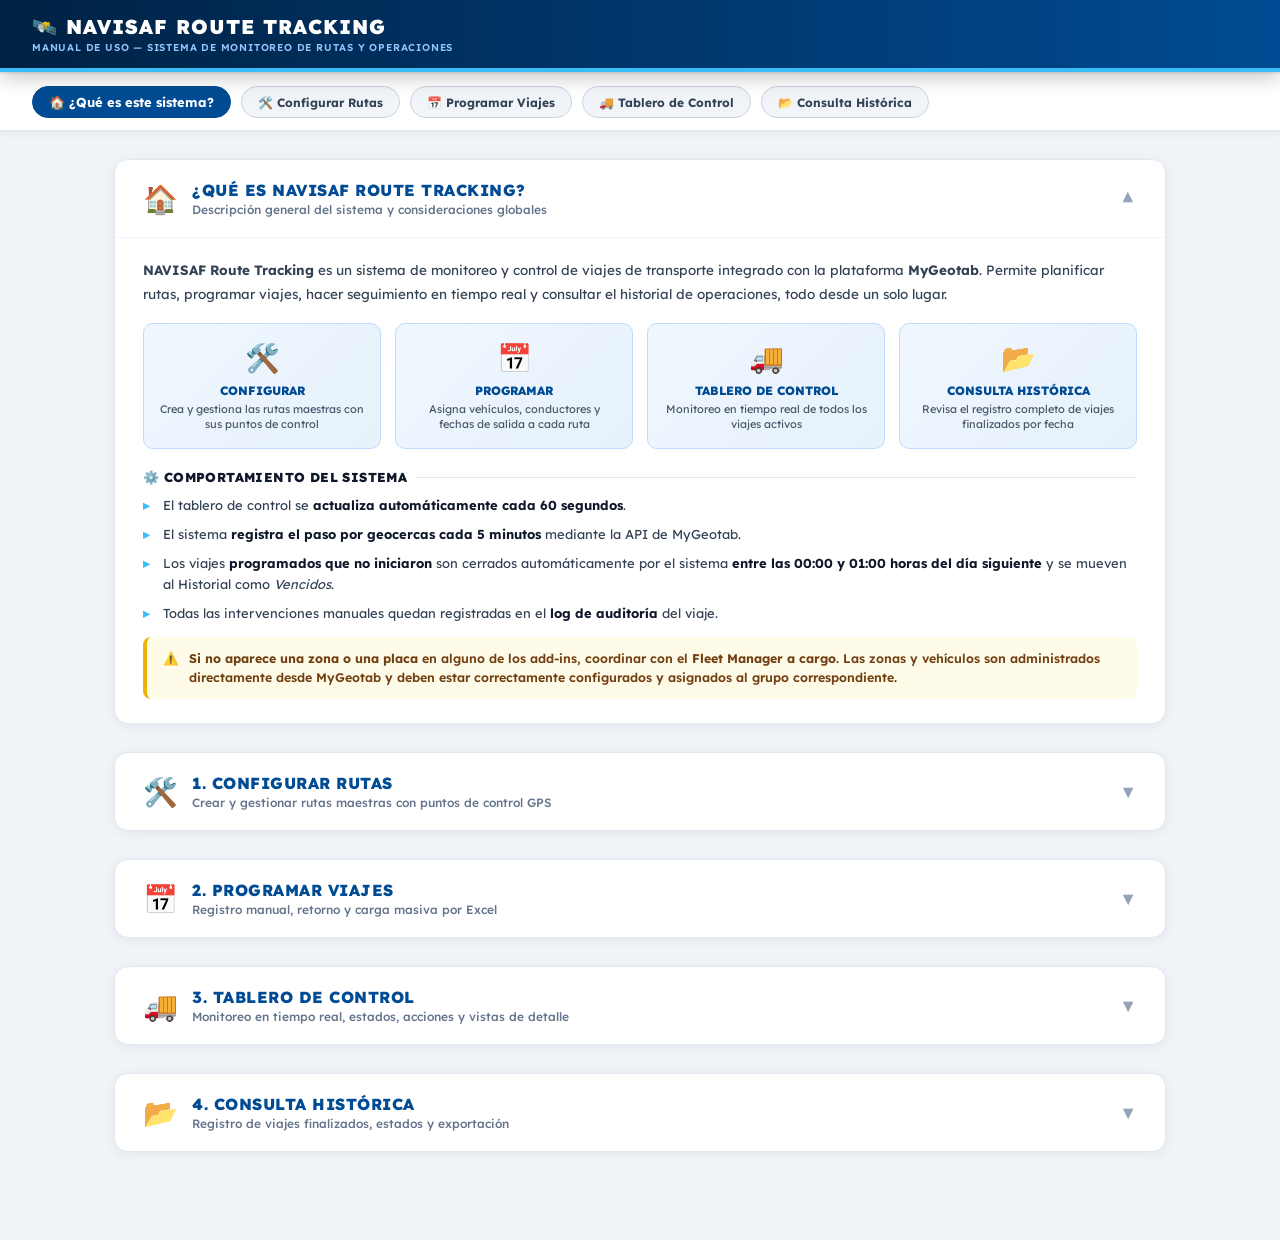
<file: MANUAL.HTML>
<!DOCTYPE html>
<html lang="es">
<head>
    <meta charset="utf-8">
    <meta name="viewport" content="width=device-width, initial-scale=1.0">
    <title>Manual de Uso - NAVISAF Route Tracking</title>
    <link href="https://fonts.googleapis.com/css2?family=Lexend:wght@400;500;700;800;900&display=swap" rel="stylesheet">
    <style>
        * { box-sizing: border-box; margin: 0; padding: 0; }

        body {
            font-family: 'Lexend', Arial, sans-serif;
            background: #f0f4f8;
            color: #1e293b;
            min-height: 100vh;
        }

        /* ── HEADER ── */
        .nrt-header {
            background: linear-gradient(90deg, #002244, #004b93);
            padding: 14px 32px;
            border-bottom: 4px solid #38bdf8;
            display: flex;
            justify-content: space-between;
            align-items: center;
            position: sticky;
            top: 0;
            z-index: 1000;
            box-shadow: 0 4px 20px rgba(0,0,0,0.25);
        }

        .nrt-header-left {
            display: flex;
            flex-direction: column;
            gap: 2px;
        }

        .nrt-header-title {
            color: #ffffff;
            font-size: 20px;
            font-weight: 900;
            letter-spacing: 1px;
            text-transform: uppercase;
        }

        .nrt-header-sub {
            color: #93c5fd;
            font-size: 10px;
            font-weight: 600;
            letter-spacing: 0.8px;
        }

        .nrt-logo {
            height: 38px;
            object-fit: contain;
            filter: brightness(0) invert(1);
        }

        /* ── ÍNDICE ANCLA ── */
        .nrt-indice {
            background: #ffffff;
            border-bottom: 1px solid #e2e8f0;
            padding: 12px 32px;
            display: flex;
            gap: 10px;
            flex-wrap: wrap;
            position: sticky;
            top: 74px;
            z-index: 900;
            box-shadow: 0 2px 8px rgba(0,0,0,0.06);
        }

        .nrt-btn-indice {
            background: #f1f5f9;
            border: 1.5px solid #cbd5e1;
            color: #334155;
            padding: 7px 16px;
            border-radius: 20px;
            font-size: 12px;
            font-weight: 700;
            font-family: 'Lexend', sans-serif;
            cursor: pointer;
            transition: all 0.2s;
            text-decoration: none;
            display: inline-flex;
            align-items: center;
            gap: 6px;
        }

        .nrt-btn-indice:hover {
            background: #004b93;
            border-color: #004b93;
            color: #ffffff;
            transform: translateY(-1px);
            box-shadow: 0 4px 10px rgba(0,75,147,0.25);
        }

        .nrt-btn-indice.principal {
            background: #004b93;
            border-color: #004b93;
            color: #ffffff;
            font-size: 13px;
        }

        .nrt-btn-indice.principal:hover {
            background: #003366;
            box-shadow: 0 4px 14px rgba(0,75,147,0.4);
        }

        /* ── CONTENIDO PRINCIPAL ── */
        .nrt-body {
            max-width: 1100px;
            margin: 0 auto;
            padding: 30px 24px 60px;
        }

        /* ── SECCIÓN ── */
        .nrt-seccion {
            background: #ffffff;
            border-radius: 14px;
            border: 1px solid #e2e8f0;
            box-shadow: 0 2px 12px rgba(0,0,0,0.06);
            margin-bottom: 28px;
            overflow: hidden;
        }

        .nrt-seccion-header {
            padding: 20px 28px;
            display: flex;
            align-items: center;
            gap: 14px;
            cursor: pointer;
            user-select: none;
            transition: background 0.2s;
        }

        .nrt-seccion-header:hover { background: #f8fafc; }

        .nrt-seccion-icono {
            font-size: 28px;
            flex-shrink: 0;
        }

        .nrt-seccion-info { flex: 1; }

        .nrt-seccion-titulo {
            font-size: 16px;
            font-weight: 800;
            color: #004b93;
            text-transform: uppercase;
            letter-spacing: 0.5px;
        }

        .nrt-seccion-desc {
            font-size: 12px;
            color: #64748b;
            font-weight: 500;
            margin-top: 2px;
        }

        .nrt-chevron {
            font-size: 18px;
            color: #94a3b8;
            transition: transform 0.3s;
            flex-shrink: 0;
        }

        .nrt-chevron.abierto { transform: rotate(180deg); }

        .nrt-seccion-cuerpo {
            padding: 0 28px 24px;
            border-top: 1px solid #f1f5f9;
            display: none;
        }

        .nrt-seccion-cuerpo.visible { display: block; }

        /* ── BLOQUES INTERNOS ── */
        .nrt-bloque {
            margin-top: 20px;
        }

        .nrt-bloque-titulo {
            font-size: 13px;
            font-weight: 800;
            color: #0f172a;
            text-transform: uppercase;
            letter-spacing: 0.4px;
            margin-bottom: 10px;
            display: flex;
            align-items: center;
            gap: 8px;
        }

        .nrt-bloque-titulo::after {
            content: '';
            flex: 1;
            height: 1px;
            background: #e2e8f0;
        }

        /* ── BULLETS ── */
        .nrt-lista {
            list-style: none;
            display: flex;
            flex-direction: column;
            gap: 8px;
        }

        .nrt-lista li {
            font-size: 13px;
            color: #334155;
            padding-left: 20px;
            position: relative;
            line-height: 1.6;
        }

        .nrt-lista li::before {
            content: '▸';
            position: absolute;
            left: 0;
            color: #38bdf8;
            font-weight: bold;
        }

        .nrt-lista li strong {
            color: #0f172a;
        }

        /* ── ALERTAS ── */
        .nrt-alerta {
            display: flex;
            align-items: flex-start;
            gap: 10px;
            padding: 12px 16px;
            border-radius: 8px;
            font-size: 12.5px;
            font-weight: 600;
            margin-top: 14px;
            line-height: 1.5;
        }

        .nrt-alerta.amarillo {
            background: #fefce8;
            border-left: 4px solid #eab308;
            color: #713f12;
        }

        .nrt-alerta.azul {
            background: #eff6ff;
            border-left: 4px solid #3b82f6;
            color: #1e3a8a;
        }

        .nrt-alerta.verde {
            background: #f0fdf4;
            border-left: 4px solid #22c55e;
            color: #14532d;
        }

        .nrt-alerta.rojo {
            background: #fef2f2;
            border-left: 4px solid #ef4444;
            color: #7f1d1d;
        }

        /* ── BADGES DE ESTADO ── */
        .nrt-badges {
            display: flex;
            flex-wrap: wrap;
            gap: 10px;
            margin-top: 10px;
        }

        .nrt-badge {
            padding: 6px 14px;
            border-radius: 20px;
            font-size: 11px;
            font-weight: 800;
            display: inline-flex;
            align-items: center;
            gap: 6px;
        }

        .nrt-badge.programado { background: #d1ecf1; color: #0c5460; border: 1px solid #bee5eb; }
        .nrt-badge.no-iniciado { background: #f1f5f9; color: #475569; border: 1px solid #cbd5e1; }
        .nrt-badge.retrasado { background: #fee2e2; color: #b91c1c; border: 1px solid #fca5a5; }
        .nrt-badge.en-curso { background: #dcfce7; color: #15803d; border: 1px solid #86efac; }
        .nrt-badge.automatico { background: #dcfce7; color: #15803d; border: 1px solid #86efac; }
        .nrt-badge.vencido { background: #fee2e2; color: #b91c1c; border: 1px solid #fca5a5; }
        .nrt-badge.cancelado { background: #f1f5f9; color: #475569; border: 1px solid #cbd5e1; }
        .nrt-badge.finalizado-manual { background: #e0f2fe; color: #0369a1; border: 1px solid #7dd3fc; }

        /* ── TABLA DE ACCIONES ── */
        .nrt-tabla-acciones {
            width: 100%;
            border-collapse: collapse;
            margin-top: 12px;
            font-size: 12.5px;
        }

        .nrt-tabla-acciones th {
            background: #f8fafc;
            padding: 10px 14px;
            text-align: left;
            font-size: 11px;
            font-weight: 800;
            color: #475569;
            text-transform: uppercase;
            border-bottom: 2px solid #e2e8f0;
        }

        .nrt-tabla-acciones td {
            padding: 10px 14px;
            border-bottom: 1px solid #f1f5f9;
            color: #334155;
            vertical-align: top;
            line-height: 1.5;
        }

        .nrt-tabla-acciones tr:last-child td { border-bottom: none; }

        /* ── GRID 2 COLUMNAS ── */
        .nrt-grid2 {
            display: grid;
            grid-template-columns: 1fr 1fr;
            gap: 16px;
            margin-top: 14px;
        }

        .nrt-card {
            background: #f8fafc;
            border: 1px solid #e2e8f0;
            border-radius: 10px;
            padding: 14px 16px;
        }

        .nrt-card-titulo {
            font-size: 12px;
            font-weight: 800;
            color: #004b93;
            margin-bottom: 8px;
            text-transform: uppercase;
        }

        .nrt-card p {
            font-size: 12px;
            color: #475569;
            line-height: 1.6;
        }

        /* ── SEPARADOR ── */
        .nrt-sep {
            height: 1px;
            background: #f1f5f9;
            margin: 18px 0;
        }

        /* ── INTRO GENERAL (sección 0) ── */
        .nrt-intro-grid {
            display: grid;
            grid-template-columns: repeat(4, 1fr);
            gap: 14px;
            margin-top: 16px;
        }

        .nrt-intro-card {
            background: linear-gradient(135deg, #f0f7ff, #e6f1fa);
            border: 1px solid #bfdbfe;
            border-radius: 10px;
            padding: 16px;
            text-align: center;
        }

        .nrt-intro-card-icono { font-size: 28px; margin-bottom: 8px; }
        .nrt-intro-card-nombre { font-size: 12px; font-weight: 800; color: #004b93; text-transform: uppercase; }
        .nrt-intro-card-desc { font-size: 11px; color: #475569; margin-top: 4px; line-height: 1.4; }

        /* ── PASO A PASO ── */
        .nrt-pasos {
            display: flex;
            flex-direction: column;
            gap: 10px;
            margin-top: 10px;
        }

        .nrt-paso {
            display: flex;
            align-items: flex-start;
            gap: 14px;
            padding: 10px 14px;
            background: #f8fafc;
            border-radius: 8px;
            border: 1px solid #e2e8f0;
        }

        .nrt-paso-num {
            background: #004b93;
            color: #ffffff;
            width: 24px;
            height: 24px;
            border-radius: 50%;
            font-size: 11px;
            font-weight: 800;
            display: flex;
            align-items: center;
            justify-content: center;
            flex-shrink: 0;
        }

        .nrt-paso-texto {
            font-size: 12.5px;
            color: #334155;
            line-height: 1.5;
        }

        .nrt-paso-texto strong { color: #0f172a; }
    </style>
</head>
<body>

<!-- HEADER -->
<div class="nrt-header">
    <div class="nrt-header-left">
        <div class="nrt-header-title">🛰️ NAVISAF Route Tracking</div>
        <div class="nrt-header-sub">MANUAL DE USO — SISTEMA DE MONITOREO DE RUTAS Y OPERACIONES</div>
    </div>
</div>

<!-- ÍNDICE ANCLA -->
<div class="nrt-indice">
    <a href="#sec-intro" class="nrt-btn-indice principal">🏠 ¿Qué es este sistema?</a>
    <a href="#sec-configurar" class="nrt-btn-indice">🛠️ Configurar Rutas</a>
    <a href="#sec-programar" class="nrt-btn-indice">📅 Programar Viajes</a>
    <a href="#sec-tablero" class="nrt-btn-indice">🚚 Tablero de Control</a>
    <a href="#sec-historico" class="nrt-btn-indice">📂 Consulta Histórica</a>
</div>

<!-- CUERPO -->
<div class="nrt-body">

    <!-- ── SECCIÓN 0: INTRO ── -->
    <div class="nrt-seccion" id="sec-intro">
        <div class="nrt-seccion-header" onclick="nrt_toggle('cuerpo-intro', this)">
            <div class="nrt-seccion-icono">🏠</div>
            <div class="nrt-seccion-info">
                <div class="nrt-seccion-titulo">¿Qué es NAVISAF Route Tracking?</div>
                <div class="nrt-seccion-desc">Descripción general del sistema y consideraciones globales</div>
            </div>
            <div class="nrt-chevron abierto">▼</div>
        </div>
        <div class="nrt-seccion-cuerpo visible" id="cuerpo-intro">

            <div class="nrt-bloque">
                <p style="font-size:13.5px; color:#334155; line-height:1.8;">
                    <strong>NAVISAF Route Tracking</strong> es un sistema de monitoreo y control de viajes de transporte integrado con la plataforma <strong>MyGeotab</strong>. Permite planificar rutas, programar viajes, hacer seguimiento en tiempo real y consultar el historial de operaciones, todo desde un solo lugar.
                </p>
            </div>

            <div class="nrt-intro-grid">
                <div class="nrt-intro-card">
                    <div class="nrt-intro-card-icono">🛠️</div>
                    <div class="nrt-intro-card-nombre">Configurar</div>
                    <div class="nrt-intro-card-desc">Crea y gestiona las rutas maestras con sus puntos de control</div>
                </div>
                <div class="nrt-intro-card">
                    <div class="nrt-intro-card-icono">📅</div>
                    <div class="nrt-intro-card-nombre">Programar</div>
                    <div class="nrt-intro-card-desc">Asigna vehículos, conductores y fechas de salida a cada ruta</div>
                </div>
                <div class="nrt-intro-card">
                    <div class="nrt-intro-card-icono">🚚</div>
                    <div class="nrt-intro-card-nombre">Tablero de Control</div>
                    <div class="nrt-intro-card-desc">Monitoreo en tiempo real de todos los viajes activos</div>
                </div>
                <div class="nrt-intro-card">
                    <div class="nrt-intro-card-icono">📂</div>
                    <div class="nrt-intro-card-nombre">Consulta Histórica</div>
                    <div class="nrt-intro-card-desc">Revisa el registro completo de viajes finalizados por fecha</div>
                </div>
            </div>

            <div class="nrt-bloque">
                <div class="nrt-bloque-titulo">⚙️ Comportamiento del sistema</div>
                <ul class="nrt-lista">
                    <li>El tablero de control se <strong>actualiza automáticamente cada 60 segundos</strong>.</li>
                    <li>El sistema <strong>registra el paso por geocercas cada 5 minutos</strong> mediante la API de MyGeotab.</li>
                    <li>Los viajes <strong>programados que no iniciaron</strong> son cerrados automáticamente por el sistema <strong>entre las 00:00 y 01:00 horas del día siguiente</strong> y se mueven al Historial como <em>Vencidos</em>.</li>
                    <li>Todas las intervenciones manuales quedan registradas en el <strong>log de auditoría</strong> del viaje.</li>
                </ul>
            </div>

            <div class="nrt-alerta amarillo">
                ⚠️ <span><strong>Si no aparece una zona o una placa</strong> en alguno de los add-ins, coordinar con el <strong>Fleet Manager a cargo</strong>. Las zonas y vehículos son administrados directamente desde MyGeotab y deben estar correctamente configurados y asignados al grupo correspondiente.</span>
            </div>

        </div>
    </div>

    <!-- ── SECCIÓN 1: CONFIGURAR ── -->
    <div class="nrt-seccion" id="sec-configurar">
        <div class="nrt-seccion-header" onclick="nrt_toggle('cuerpo-configurar', this)">
            <div class="nrt-seccion-icono">🛠️</div>
            <div class="nrt-seccion-info">
                <div class="nrt-seccion-titulo">1. Configurar Rutas</div>
                <div class="nrt-seccion-desc">Crear y gestionar rutas maestras con puntos de control GPS</div>
            </div>
            <div class="nrt-chevron">▼</div>
        </div>
        <div class="nrt-seccion-cuerpo" id="cuerpo-configurar">

            <div class="nrt-bloque">
                <div class="nrt-bloque-titulo">📌 ¿Qué es una ruta maestra?</div>
                <p style="font-size:13px; color:#475569; line-height:1.7;">
                    Es la plantilla base de un recorrido. Define los <strong>puntos de control</strong> (geocercas), las distancias entre tramos, los tiempos estimados y los tiempos de pernocte en cada punto. Una vez creada, puede ser usada para programar múltiples viajes.
                </p>
            </div>

            <div class="nrt-bloque">
                <div class="nrt-bloque-titulo">🗺️ ¿Qué es una geocerca?</div>
                <p style="font-size:13px; color:#475569; line-height:1.7;">
                    Es una zona geográfica virtual definida en MyGeotab. El sistema detecta automáticamente cuando un vehículo entra o sale de ella. Cada punto de control del itinerario debe ser una geocerca activa en la plataforma.
                </p>
            </div>

            <div class="nrt-bloque">
                <div class="nrt-bloque-titulo">🔢 Pasos para crear una ruta</div>
                <div class="nrt-pasos">
                    <div class="nrt-paso"><div class="nrt-paso-num">1</div><div class="nrt-paso-texto">Ingresa el <strong>nombre oficial de la ruta</strong> (ej: LIMA - HUANCAVELICA). Este nombre debe ser único.</div></div>
                    <div class="nrt-paso"><div class="nrt-paso-num">2</div><div class="nrt-paso-texto">Busca y selecciona la <strong>geocerca de origen</strong> en el buscador. Haz clic en <em>Añadir Punto</em>. Aparecerá en la tabla como Punto 1 sin distancia ni tiempo (es el origen).</div></div>
                    <div class="nrt-paso"><div class="nrt-paso-num">3</div><div class="nrt-paso-texto">Selecciona el siguiente punto. El sistema calculará automáticamente la <strong>distancia y tiempo estimado</strong> por carretera real usando el enrutador OSRM.</div></div>
                    <div class="nrt-paso"><div class="nrt-paso-num">4</div><div class="nrt-paso-texto">Ajusta los valores de <strong>Dist (Km)</strong>, <strong>Tiempo Tramo</strong> y <strong>Pernocte</strong> si es necesario. El mapa se actualiza en tiempo real.</div></div>
                    <div class="nrt-paso"><div class="nrt-paso-num">5</div><div class="nrt-paso-texto">Repite para todos los puntos del itinerario. Al terminar, haz clic en <strong>Guardar Ruta</strong>.</div></div>
                </div>
            </div>

            <div class="nrt-bloque">
                <div class="nrt-bloque-titulo">🗂️ Panel derecho — Historial de rutas</div>
                <ul class="nrt-lista">
                    <li>Muestra todas las rutas creadas con su nombre, cantidad de puntos y fecha de creación.</li>
                    <li>El botón ✏️ carga la ruta en el editor para <strong>modificar km, tiempos o pernoctes</strong>. El mapa se redibuja automáticamente con la ruta completa.</li>
                    <li>Usa el buscador superior para filtrar rutas por nombre.</li>
                </ul>
            </div>

            <div class="nrt-alerta amarillo">
                ⚠️ <span><strong>Si no aparece una geocerca</strong> en el buscador, significa que no existe en MyGeotab o no está asignada al tipo de zona correcto. Coordinar con el <strong>Fleet Manager</strong>.</span>
            </div>

            <div class="nrt-alerta azul">
                💡 <span>El mapa lateral aparece automáticamente al agregar el primer punto y muestra la ruta real de carretera entre cada par de puntos. Se puede hacer zoom libremente mientras se construye el itinerario.</span>
            </div>

        </div>
    </div>

    <!-- ── SECCIÓN 2: PROGRAMAR ── -->
    <div class="nrt-seccion" id="sec-programar">
        <div class="nrt-seccion-header" onclick="nrt_toggle('cuerpo-programar', this)">
            <div class="nrt-seccion-icono">📅</div>
            <div class="nrt-seccion-info">
                <div class="nrt-seccion-titulo">2. Programar Viajes</div>
                <div class="nrt-seccion-desc">Registro manual, retorno y carga masiva por Excel</div>
            </div>
            <div class="nrt-chevron">▼</div>
        </div>
        <div class="nrt-seccion-cuerpo" id="cuerpo-programar">

            <div class="nrt-bloque">
                <div class="nrt-bloque-titulo">✏️ Registro manual</div>
                <div class="nrt-pasos">
                    <div class="nrt-paso"><div class="nrt-paso-num">1</div><div class="nrt-paso-texto">Selecciona la <strong>Ruta Maestra</strong> del listado.</div></div>
                    <div class="nrt-paso"><div class="nrt-paso-num">2</div><div class="nrt-paso-texto">Si el viaje es de <strong>retorno</strong>, marca el check <em>¿RET?</em> — el itinerario se invertirá automáticamente.</div></div>
                    <div class="nrt-paso"><div class="nrt-paso-num">3</div><div class="nrt-paso-texto">Ingresa la <strong>Fecha y Hora de Salida (ETD)</strong>.</div></div>
                    <div class="nrt-paso"><div class="nrt-paso-num">4</div><div class="nrt-paso-texto">Selecciona el <strong>vehículo (placa)</strong> y el <strong>conductor</strong>. Solo aparecen las unidades autorizadas para este cliente.</div></div>
                    <div class="nrt-paso"><div class="nrt-paso-num">5</div><div class="nrt-paso-texto">Verifica el itinerario calculado y haz clic en <strong>Confirmar Viaje</strong>.</div></div>
                </div>
            </div>

            <div class="nrt-bloque">
                <div class="nrt-bloque-titulo">🔄 Viajes de retorno</div>
                <ul class="nrt-lista">
                    <li>Al marcar <em>¿RET?</em>, la ruta se invierte: el destino se convierte en origen y viceversa.</li>
                    <li>En la carga masiva Excel, agrega <strong>/RETORNO</strong> al final del nombre de la ruta (ej: <em>LIMA-ICA/RETORNO</em>).</li>
                    <li>El sistema guarda el retorno como una ruta independiente con su propio seguimiento.</li>
                </ul>
            </div>

            <div class="nrt-bloque">
                <div class="nrt-bloque-titulo">📊 Carga masiva por Excel</div>
                <ul class="nrt-lista">
                    <li>Descarga la <strong>Plantilla Excel</strong> desde el botón 📥 dentro del Panel de Carga Masiva.</li>
                    <li>Completa las columnas: <strong>PLACA / CONDUCTOR / RUTA / FECHA_ETD</strong>.</li>
                    <li>La fecha debe llevar una comilla simple al inicio: <em>'2026-06-15 22:00</em></li>
                    <li>Arrastra el archivo o haz clic en la zona de carga. Luego presiona <strong>Validar y Subir</strong>.</li>
                    <li>El sistema valida primero que todas las placas y rutas existan. Si hay errores, los muestra en rojo antes de procesar.</li>
                </ul>
            </div>

            <div class="nrt-bloque">
                <div class="nrt-bloque-titulo">📋 Panel derecho — Programados para Edición</div>
                <ul class="nrt-lista">
                    <li>Filtra por fecha para ver los viajes programados ese día.</li>
                    <li>El botón ✏️ permite editar un viaje <strong>antes de que inicie</strong>: cambiar conductor, fecha o ruta.</li>
                    <li>Si el viaje ya está <strong>EN CURSO</strong>, solo se puede modificar el conductor.</li>
                    <li>Usa los buscadores de placa y ruta para filtrar la lista.</li>
                </ul>
            </div>

            <div class="nrt-alerta amarillo">
                ⚠️ <span><strong>No se puede programar</strong> la misma placa + ruta + fecha/hora dos veces. El sistema detecta duplicados y los bloquea.</span>
            </div>

            <div class="nrt-alerta amarillo">
                ⚠️ <span><strong>Si no aparece una placa</strong> en el listado, coordinar con el <strong>Fleet Manager</strong>. Solo las unidades asignadas al grupo autorizado son visibles.</span>
            </div>

        </div>
    </div>

    <!-- ── SECCIÓN 3: TABLERO ── -->
    <div class="nrt-seccion" id="sec-tablero">
        <div class="nrt-seccion-header" onclick="nrt_toggle('cuerpo-tablero', this)">
            <div class="nrt-seccion-icono">🚚</div>
            <div class="nrt-seccion-info">
                <div class="nrt-seccion-titulo">3. Tablero de Control</div>
                <div class="nrt-seccion-desc">Monitoreo en tiempo real, estados, acciones y vistas de detalle</div>
            </div>
            <div class="nrt-chevron">▼</div>
        </div>
        <div class="nrt-seccion-cuerpo" id="cuerpo-tablero">

            <div class="nrt-bloque">
                <div class="nrt-bloque-titulo">🔴 Estados de un viaje</div>
                <div class="nrt-badges">
                    <span class="nrt-badge programado">📅 PROGRAMADO</span>
                    <span class="nrt-badge no-iniciado">🕒 NO INICIADO</span>
                    <span class="nrt-badge retrasado">⚠️ RETRASADO</span>
                    <span class="nrt-badge en-curso">🚚 EN CURSO</span>
                </div>
                <table class="nrt-tabla-acciones" style="margin-top:16px;">
                    <tr>
                        <th>Estado</th>
                        <th>Significado</th>
                    </tr>
                    <tr>
                        <td><span class="nrt-badge programado">📅 PROGRAMADO</span></td>
                        <td>El viaje está programado para un día futuro. Aún no es hoy.</td>
                    </tr>
                    <tr>
                        <td><span class="nrt-badge no-iniciado">🕒 NO INICIADO</span></td>
                        <td>El viaje es para hoy y aún está en hora. El vehículo no ha partido.</td>
                    </tr>
                    <tr>
                        <td><span class="nrt-badge retrasado">⚠️ RETRASADO</span></td>
                        <td>El viaje es para hoy pero ya pasó su hora de salida sin haberse iniciado.</td>
                    </tr>
                    <tr>
                        <td><span class="nrt-badge en-curso">🚚 EN CURSO</span></td>
                        <td>El GPS detectó que el vehículo pasó por el origen. El viaje está activo.</td>
                    </tr>
                </table>
            </div>

            <div class="nrt-bloque">
                <div class="nrt-bloque-titulo">⚙️ Control del viaje — Acciones manuales</div>
                <table class="nrt-tabla-acciones">
                    <tr>
                        <th>Botón</th>
                        <th>Cuándo usarlo</th>
                        <th>Qué hace</th>
                    </tr>
                    <tr>
                        <td>▶️ <strong>Iniciar</strong></td>
                        <td>El vehículo salió pero <strong>no pasó por la geocerca de origen</strong> (no fue detectado automáticamente).</td>
                        <td>Marca el viaje como EN CURSO manualmente. Queda registrado en auditoría.</td>
                    </tr>
                    <tr>
                        <td>✅ <strong>Finalizar</strong></td>
                        <td>El vehículo llegó a destino pero <strong>no pasó por la geocerca final</strong> (no fue detectado).</td>
                        <td>Cierra el viaje, lo mueve al Historial como Finalizado Manual.</td>
                    </tr>
                    <tr>
                        <td>🚫 <strong>Cancelar</strong></td>
                        <td>El viaje <strong>no va a realizarse</strong> (cancelación operativa, problema mecánico, etc.).</td>
                        <td>Cancela el viaje y lo mueve al Historial como Cancelado Manual.</td>
                    </tr>
                </table>
                <div class="nrt-alerta azul" style="margin-top:12px;">
                    💡 <span>Todas las acciones manuales requieren ingresar un <strong>motivo mínimo de 10 caracteres</strong>. Este motivo queda registrado en el log de auditoría del viaje.</span>
                </div>
            </div>

            <div class="nrt-bloque">
                <div class="nrt-bloque-titulo">👁️ Vistas de detalle</div>
                <div class="nrt-grid2">
                    <div class="nrt-card">
                        <div class="nrt-card-titulo">📋 Vista Resumen</div>
                        <p>Abre un panel lateral con el <strong>timeline de hitos</strong> del viaje. Muestra cada punto de control con su hora planificada y hora real de paso. Identifica hitos completados, pendientes e intervenciones manuales.</p>
                    </div>
                    <div class="nrt-card">
                        <div class="nrt-card-titulo">🔍 Vista Detalle Satelital</div>
                        <p>Abre una ventana completa con <strong>mapa en tiempo real</strong> mostrando la posición del vehículo, las geocercas del itinerario y la ruta recorrida. Incluye tabla detallada con km, tiempos, desviaciones y pernoctes por tramo.</p>
                    </div>
                </div>
            </div>

            <div class="nrt-bloque">
                <div class="nrt-bloque-titulo">🔍 Filtros del tablero</div>
                <ul class="nrt-lista">
                    <li><strong>Botones de estado</strong> (Todos / Atrasado / En Curso / No Iniciado / Programado) → filtran la tabla por estado del viaje.</li>
                    <li><strong>Buscar Placa</strong> → filtra la tabla mostrando solo los viajes de esa unidad.</li>
                    <li><strong>Buscar Ruta</strong> → filtra por nombre de ruta.</li>
                    <li>Los filtros son combinables: puedes filtrar por estado <em>y</em> por placa al mismo tiempo.</li>
                </ul>
            </div>

            <div class="nrt-alerta verde">
                ✅ <span>El tablero se <strong>actualiza automáticamente cada 60 segundos</strong>. El GPS registra el paso por geocercas <strong>cada 5 minutos</strong>. No es necesario recargar la página manualmente.</span>
            </div>

            <div class="nrt-alerta rojo">
                🔴 <span><strong>Cierre automático:</strong> Los viajes programados para hoy que <strong>no hayan iniciado</strong> son cerrados por el sistema automáticamente <strong>entre las 00:00 y 01:00 hrs del día siguiente</strong>. Se mueven al Historial como <em>Vencidos</em>.</span>
            </div>

        </div>
    </div>

    <!-- ── SECCIÓN 4: HISTÓRICO ── -->
    <div class="nrt-seccion" id="sec-historico">
        <div class="nrt-seccion-header" onclick="nrt_toggle('cuerpo-historico', this)">
            <div class="nrt-seccion-icono">📂</div>
            <div class="nrt-seccion-info">
                <div class="nrt-seccion-titulo">4. Consulta Histórica</div>
                <div class="nrt-seccion-desc">Registro de viajes finalizados, estados y exportación</div>
            </div>
            <div class="nrt-chevron">▼</div>
        </div>
        <div class="nrt-seccion-cuerpo" id="cuerpo-historico">

            <div class="nrt-bloque">
                <div class="nrt-bloque-titulo">🔍 Cómo consultar</div>
                <div class="nrt-pasos">
                    <div class="nrt-paso"><div class="nrt-paso-num">1</div><div class="nrt-paso-texto">Selecciona la <strong>fecha</strong> que quieres consultar usando el selector de fecha.</div></div>
                    <div class="nrt-paso"><div class="nrt-paso-num">2</div><div class="nrt-paso-texto">Haz clic en <strong>🔍 Buscar</strong>. Se cargarán todos los viajes registrados en esa fecha.</div></div>
                    <div class="nrt-paso"><div class="nrt-paso-num">3</div><div class="nrt-paso-texto">Filtra por <strong>estado</strong>, <strong>placa</strong> o <strong>ruta</strong> para encontrar el viaje específico.</div></div>
                </div>
            </div>

            <div class="nrt-bloque">
                <div class="nrt-bloque-titulo">🏷️ Estados en el Histórico</div>
                <div class="nrt-badges">
                    <span class="nrt-badge automatico">🤖 AUTOMÁTICO</span>
                    <span class="nrt-badge vencido">⏳ VENCIDO</span>
                    <span class="nrt-badge cancelado">🚫 CANCELADO</span>
                    <span class="nrt-badge finalizado-manual">👤 FINALIZADO MANUAL</span>
                </div>
                <table class="nrt-tabla-acciones" style="margin-top:16px;">
                    <tr>
                        <th>Estado</th>
                        <th>Significado</th>
                    </tr>
                    <tr>
                        <td><span class="nrt-badge automatico">🤖 AUTOMÁTICO</span></td>
                        <td>El viaje completó su recorrido y fue cerrado automáticamente por el GPS al detectar la llegada al destino final.</td>
                    </tr>
                    <tr>
                        <td><span class="nrt-badge vencido">⏳ VENCIDO</span></td>
                        <td>El viaje estaba programado pero no inició. El sistema lo cerró automáticamente entre las 00:00 y 01:00 hrs del día siguiente.</td>
                    </tr>
                    <tr>
                        <td><span class="nrt-badge cancelado">🚫 CANCELADO</span></td>
                        <td>Un operador canceló el viaje manualmente desde el Tablero de Control.</td>
                    </tr>
                    <tr>
                        <td><span class="nrt-badge finalizado-manual">👤 FINALIZADO MANUAL</span></td>
                        <td>Un operador finalizó el viaje manualmente (el GPS no detectó la llegada al destino).</td>
                    </tr>
                </table>
            </div>

            <div class="nrt-bloque">
                <div class="nrt-bloque-titulo">👁️ Vistas disponibles</div>
                <div class="nrt-grid2">
                    <div class="nrt-card">
                        <div class="nrt-card-titulo">📋 Vista Resumen</div>
                        <p>Panel lateral con el <strong>timeline histórico</strong> de hitos del viaje. Muestra qué puntos fueron detectados, cuáles fueron omitidos y qué intervenciones manuales hubo.</p>
                    </div>
                    <div class="nrt-card">
                        <div class="nrt-card-titulo">🔍 Vista Detalle + Excel</div>
                        <p>Tabla completa con todos los tramos: km planificados vs reales, tiempos, desviaciones y pernoctes. Incluye botón <strong>🟢 Exportar Excel</strong> para descargar el informe del viaje.</p>
                    </div>
                </div>
            </div>

            <div class="nrt-alerta azul">
                💡 <span>La barra de progreso en la tabla principal muestra el <strong>porcentaje de cumplimiento</strong> del itinerario: cuántos puntos de control fueron detectados vs el total planificado.</span>
            </div>

        </div>
    </div>

</div>

<script>
(function() {
    "use strict";

    // Toggle de secciones colapsables
    window.nrt_toggle = function(idCuerpo, headerEl) {
        var cuerpo = document.getElementById(idCuerpo);
        var chevron = headerEl.querySelector('.nrt-chevron');
        if (!cuerpo || !chevron) return;
        var abierto = cuerpo.classList.contains('visible');
        if (abierto) {
            cuerpo.classList.remove('visible');
            chevron.classList.remove('abierto');
        } else {
            cuerpo.classList.add('visible');
            chevron.classList.add('abierto');
        }
    };

    // Scroll suave a sección al hacer clic en el índice
    document.querySelectorAll('.nrt-btn-indice[href^="#"]').forEach(function(btn) {
        btn.addEventListener('click', function(e) {
            e.preventDefault();
            var target = document.querySelector(this.getAttribute('href'));
            if (!target) return;
            // Abrir la sección si está cerrada
            var cuerpo = target.querySelector('.nrt-seccion-cuerpo');
            var chevron = target.querySelector('.nrt-chevron');
            if (cuerpo && !cuerpo.classList.contains('visible')) {
                cuerpo.classList.add('visible');
                if (chevron) chevron.classList.add('abierto');
            }
            // Scroll suave
            setTimeout(function() {
                target.scrollIntoView({ behavior: 'smooth', block: 'start' });
            }, 50);
        });
    });

    // Ciclo de vida MyGeotab (por si se usa como add-in)
    if (typeof geotab !== 'undefined') {
        geotab.addin.manual = function(api, state) {
            return {
                initialize: function(api, state, callback) {
                    try { callback(); } catch(e) {}
                },
                focus: function(api, state) {},
                blur: function(api, state) {}
            };
        };
    }

})();
</script>

</body>
</html>
</file>
<file: estilos_addins3.css>
:root {
    --primary: #004b93;      /* Azul Navisaf */
    --navisaf-light: #e6f1fa; /* Fondo celeste suave */
    --danger: #d93025;       /* Rojo alertas/cancelar */
    --success: #1e8e3e;      /* Verde progreso/confirmar */
    --text-dark: #333333;
    --border-color: #dddddd;
}
body {
    font-family: 'Lexend', sans-serif;
    background-color: #f8f9fa;
    margin: 0;
    padding: 0;
    color: var(--text-dark);
}
/* =========================================
   ENCABEZADO (NAV BAR)
   ========================================= */
.header-container {
    background: linear-gradient(90deg, #002244, #004b93); /* Azul Navisaf corporativo profundo */
    padding: 18px 35px;
    border-bottom: 4px solid #38bdf8; /* Línea neón celeste de Geotab */
    display: flex;
    justify-content: space-between;
    align-items: center;
    position: relative;
    z-index: 100;
    box-shadow: 0 4px 20px rgba(0,0,0,0.25);
}

.bloque-titulo-bunker {
    display: flex;
    flex-direction: column;
    gap: 4px;
}

.neon-title {
    margin: 0;
    color: #ffffff !important; /* Blanco puro ejecutivo de alto impacto */
    font-size: 26px;
    font-weight: 900;
    letter-spacing: 1.5px;
    font-family: 'Lexend', sans-serif;
    text-transform: uppercase;
}

.subtitulo-bunker {
    margin: 0;
    color: #93c5fd; /* Celeste suave de alta legibilidad corporativa */
    font-size: 11px;
    font-weight: 700;
    letter-spacing: 1px;
    font-family: 'Lexend', sans-serif;
}

/* 🕒 PANEL DEL RELOJ EN TIEMPO REAL */
.bunker-clock-wrapper {
    background: rgba(15, 23, 42, 0.4);
    border: 1px solid rgba(56, 189, 248, 0.3);
    padding: 8px 16px;
    border-radius: 8px;
    display: flex;
    align-items: center;
    gap: 12px;
}

#bunker-time {
    color: #38bdf8;
    font-family: monospace;
    font-size: 18px;
    font-weight: 700;
    letter-spacing: 1px;
}

.ping-bunker-vivo {
    width: 8px;
    height: 8px;
    background-color: #22c55e;
    border-radius: 50%;
    display: inline-block;
    box-shadow: 0 0 8px #22c55e;
    animation: pulseClock 1.5s infinite;
}

@keyframes pulseClock {
    0% { transform: scale(0.95); box-shadow: 0 0 0 0 rgba(34, 197, 94, 0.7); }
    70% { transform: scale(1); box-shadow: 0 0 0 6px rgba(34, 197, 94, 0); }
    100% { transform: scale(0.95); box-shadow: 0 0 0 0 rgba(34, 197, 94, 0); }
}
.nav-shortcuts {
    display: flex;
    gap: 12px;
}
.btn-nav {
    background-color: var(--primary);
    color: white;
    border: none;
    padding: 8px 16px;
    border-radius: 20px;
    font-size: 12px;
    font-weight: bold;
    cursor: pointer;
    transition: 0.3s;
    display: flex;
    align-items: center;
    gap: 8px;
}
.btn-nav:hover {
    background-color: #003366;
    transform: translateY(-2px);
    box-shadow: 0 4px 8px rgba(0,0,0,0.15);
}
/* =========================================
   CONTENEDOR Y TABLA MONITOR
   ========================================= */
.dashboard {
    padding: 20px;
}
.monitor-table {
    width: 100%;
    border-collapse: collapse;
    background: white;
    border-radius: 8px;
    overflow: hidden;
    box-shadow: 0 2px 10px rgba(0,0,0,0.05);
}
.monitor-table thead {
    background: #e1e4e8;
}
.monitor-table th {
    padding: 15px;
    text-align: left;
    font-size: 11px;
    color: #444;
    text-transform: uppercase;
    border-bottom: 2px solid #ccc;
}
.monitor-table td {
    padding: 15px;
    border-bottom: 1px solid #eee;
    font-size: 13px;
    vertical-align: middle;
}
/* Columnas con diseño específico */
.control-cell {
    border-right: 2px solid #ddd !important;
    text-align: center !important;
    background: #fafafa !important;
    vertical-align: middle !important; /* 🚀 Centra los botones verticalmente en la fila */
    white-space: nowrap !important;     /* 🚀 Evita que los botones se amontonen o salten de línea */
}
.vistas-cell {
    text-align: center;
}
/* Botones dentro de la tabla */
.btn-ctrl, .btn-vista {
    border: none;
    background: none;
    cursor: pointer;
    font-size: 20px;
    padding: 5px 12px;
    transition: 0.2s;
    color: #444;
}
.btn-ctrl.disabled {
    color: #bdbdbd !important;
    cursor: not-allowed;
}
.btn-ctrl:hover:not(.disabled), .btn-vista:hover {
    transform: scale(1.2);
    color: var(--primary);
}
/* =========================================
   BARRA DE PROGRESO SEGMENTADA
   ========================================= */
.segment-bar {
    display: flex;
    gap: 3px;
    height: 10px;
    width: 110px;
    background: #eee;
    border-radius: 5px;
    margin-bottom: 4px;
}
.segment {
    flex: 1;
    background: #eee;
}
.segment.active {
    background: var(--success);
}
/* =========================================
   MODALES (ACCIONES MANUALES)
   ========================================= */
.modal-full-bg {
    position: fixed;
    top: 0;
    left: 0;
    width: 100%;
    height: 100%;
    background: rgba(0,0,0,0.6);
    display: flex;
    justify-content: center;
    align-items: center;
    z-index: 2000;
}
.modal-content {
    background: white;
    padding: 30px;
    border-radius: 10px;
    width: 400px;
    box-shadow: 0 10px 25px rgba(0,0,0,0.2);
}
textarea {
    width: 100%;
    height: 100px;
    margin-top: 10px;
    padding: 10px;
    border-radius: 4px;
    border: 1px solid #ccc;
    box-sizing: border-box;
    font-family: inherit;
    resize: none;
}
.btn-primario {
    background: var(--danger);
    color: white;
    border: none;
    padding: 10px 20px;
    border-radius: 4px;
    cursor: pointer;
    font-weight: bold;
}
.btn-primario:disabled {
    background: #fabfb7;
    cursor: not-allowed;
}
.btn-secundario {
    background: #eee;
    border: none;
    padding: 10px 20px;
    border-radius: 4px;
    cursor: pointer;
    margin-right: 10px;
}
/* =========================================
   TIMELINE LATERAL (SIDE PANEL)
   ========================================= */
#side-panel {
    position: fixed;
    right: -460px; /* Oculto por defecto */
    top: 55px;     /* BAJAMOS EL PANEL para que no lo tape la franja azul de Geotab */
    width: 430px !important;
    height: calc(100% - 55px); /* Ajustamos el alto para que no se salga de la pantalla abajo */
    background: #f4f6f9 !important; 
    transition: 0.4s ease-in-out;
    z-index: 999;  /* Ajustado para no sobreponerse a los menús globales */
    box-shadow: -5px 0 15px rgba(0,0,0,0.1);
    box-sizing: border-box;
    display: flex;
    flex-direction: column; 
    padding: 0 !important; 
}
#side-panel.open {
    right: 0;
}
/* Cabecera interna fija del panel */
.side-panel-header {
    background: #ffffff;
    padding: 15px 20px;
    display: grid;
    /* Cambiamos a 140px a los extremos para asegurar una simetría perfecta con el título al centro */
    grid-template-columns: 140px 1fr 140px; 
    align-items: center;
    border-bottom: 3px solid var(--primary);
    box-shadow: 0 2px 5px rgba(0,0,0,0.05);
    z-index: 20;
    flex-shrink: 0;
}
/* Alineaciones específicas e inamovibles */
.header-left-box {
    display: flex;
    flex-direction: column; /* Apila el texto "PLACA" arriba y el código abajo */
    justify-content: center;
    align-items: flex-start; /* Alinea ambos textos al extremo izquierdo de su caja */
    overflow: hidden; 
    text-align: left;
    /* Aplicamos el estilo del label directamente aquí para el texto del HTML */
    font-size: 11px;
    font-weight: bold;
    color: #555;
    text-transform: uppercase;
    line-height: 1.2;
}
/* Ajuste directo al texto de la placa (Segunda fila) */
#side-placa {
    color: #444; 
    font-weight: bold; 
    font-size: 14px; /* Se mantiene imponente */
    text-transform: uppercase;
    white-space: nowrap; /* PROHIBIDO romper línea. Mantener texto horizontal */
    margin-top: 2px; /* Separación sutil con la palabra de arriba */
    display: block;
}
.header-center-box {
    display: flex;
    justify-content: center;
    align-items: center;
    text-align: center;
}
.header-right-box {
    display: flex;
    justify-content: flex-end; /* Empuja el botón circular de la X a la esquina derecha */
    align-items: center;
}
/* Botón de la X Circular Ajustado */
.btn-close-panel {
    border: none;
    background: #f1f3f5;
    font-size: 24px;
    line-height: 1;
    cursor: pointer;
    color: #555;
    width: 32px;
    height: 32px;
    border-radius: 50%;
    display: flex;
    align-items: center;
    justify-content: center;
    transition: 0.2s;
}
.btn-close-panel:hover {
    background: #e63946;
    color: white;
    transform: rotate(90deg);
}
/* Contenedor del Timeline con Scroll */
.timeline-v-container {
    flex: 1;
    overflow-y: auto; 
    padding: 20px;
    box-sizing: border-box;
}
/* Caja de Auditoría Superior (Color e間to de alerta preventivo) */
.auditoria-panel-box {
    background: #fff3cd;
    border-left: 4px solid #ffc107;
    padding: 12px 15px;
    margin-bottom: 20px;
    border-radius: 6px;
    font-size: 11.5px;
    box-shadow: 0 2px 6px rgba(0,0,0,0.04);
    color: #664d03;
}
/* Estructura envolvente de cada hito */
.timeline-card-wrapper {
    display: flex;
    position: relative;
    margin-bottom: 20px;
    align-items: center;
}
/* Conector Circular con su Icono de Estado */
.timeline-node {
    width: 36px;
    height: 36px;
    border-radius: 50%;
    background: #ffffff;
    border: 3px solid #ccc;
    display: flex;
    align-items: center;
    justify-content: center;
    font-size: 14px;
    color: #888;
    z-index: 10;
    box-shadow: 0 2px 5px rgba(0,0,0,0.1);
    transition: all 0.3s ease;
    flex-shrink: 0;
}
/* Línea Conectora Vertical Dinámica */
.timeline-connector-line {
    position: absolute;
    left: 17px;
    top: 36px;
    width: 3px;
    height: calc(100% + 20px - 36px);
    z-index: 5;
}
.timeline-connector-line.line-pending {
    background: #dcdcdc;
    border-left: 2px dashed #b5b5b5; /* Línea punteada para tramos pendientes */
}
.timeline-connector-line.line-done {
    background: var(--success); /* Línea sólida continua para tramos completados */
}
/* Variaciones de color en nodos según su tipo de detección */
.timeline-card-wrapper.done .timeline-node {
    border-color: var(--success);
    color: white;
    background: var(--success);
}
.timeline-card-wrapper.forced .timeline-node {
    border-color: var(--danger);
    color: white;
    background: var(--danger);
}
/* ====================================================================
   DISEÑO DE TARJETAS (CARDS VISUALES)
   ==================================================================== */
.timeline-card {
    background: #ffffff;
    border-radius: 8px;
    padding: 12px 16px;
    margin-left: 20px;
    flex: 1;
    box-shadow: 0 3px 8px rgba(0,0,0,0.06);
    border: 1px solid #eef0f4;
    transition: transform 0.2s ease, box-shadow 0.2s ease;
}
.timeline-card:hover {
    transform: translateY(-2px);
    box-shadow: 0 5px 12px rgba(0,0,0,0.12);
}
.card-header-point {
    font-size: 13px;
    font-weight: 700;
    color: var(--primary);
    margin-bottom: 6px;
}
.card-body-times {
    display: flex;
    justify-content: space-between;
    font-size: 11px;
    color: #666;
}
.card-body-times span {
    font-weight: 600;
    color: #333;
}
.card-body-times .time-real span {
    color: #111;
    font-weight: 700;
}
/* Bordes laterales dinámicos de las tarjetas */
.timeline-card-wrapper.done .timeline-card {
    border-left: 4px solid var(--success);
}
.timeline-card-wrapper.forced .timeline-card {
    border-left: 4px solid var(--danger);
}
/* ====================================================================
   UTILIDADES MODALES (COLORES DE CONFIRMACIÓN POR INTERVENCION)
   ==================================================================== */
.bg-iniciar { background-color: var(--success) !important; }
.bg-finalizar { background-color: var(--primary) !important; }
.bg-cancelar { background-color: var(--danger) !important; }
.monitor-table tbody tr.fila-activa td {
    background-color: #f9e6e6 !important; /* Fondo sutil rojizo para la fila */
    border-top: 2px solid #990000 !important;
    border-bottom: 2px solid #990000 !important;
    transition: background-color 0.2s ease;
}
/* Forzamos que la primera y última celda cierren el recuadro rojo oscuro */
.monitor-table tbody tr.fila-activa td:first-child {
    border-left: 4px solid #990000 !important;
}
.btn-vista-detalle {
    border: none; background: none; cursor: pointer; font-size: 18px;
    padding: 5px 8px; transition: 0.2s; color: #555;
}
.btn-vista-detalle:hover { transform: scale(1.2); color: #0284c7; }
/* Contenedor principal con efecto esmerilado / Blur de fondo */
#mega-modal-detalle {
    position: fixed !important;
    top: 0 !important;
    left: 0 !important;
    width: 100vw !important; 
    height: 100vh !important; 
    background: rgba(15, 23, 42, 0.75) !important; 
    backdrop-filter: blur(8px) !important; 
    -webkit-backdrop-filter: blur(8px) !important;
    
    /* 🚀 LA CORRECCIÓN: Quitamos el flex permanente para que el display:none del HTML mande al inicio */
    display: none; 
    
    justify-content: flex-end !important; 
    align-items: flex-start !important; 
    z-index: 999999 !important; 
    box-sizing: border-box !important;
}

/* EL CUADRO BLANCO INTERNO (TU DISEÑO ORIGINAL INTACTO Y BAJADO) */
.mega-modal-content {
    background: #ffffff !important; 
    width: calc(100% - 320px) !important; 
    height: 89vh !important;               /* 🚀 AJUSTE: Crecemos 3 unidades para ganar espacio abajo */
    margin-top: 8vh !important;            /* 🚀 AJUSTE: Subimos sutilmente de 11vh a 8vh para ganar aire arriba */
    margin-right: 25px !important;         
    border-radius: 14px !important;
    box-shadow: -15px 0 45px rgba(0, 0, 0, 0.4) !important;
    padding: 24px !important; 
    box-sizing: border-box !important; 
    display: flex !important; 
    flex-direction: column !important;
    overflow: hidden !important; 
    z-index: 1000000 !important;
}
/* CABECERA EN FILAS NATURALES */
.mega-cabecera-satelital {
    display: flex !important;
    flex-direction: column !important;
    gap: 12px !important;
    margin-bottom: 14px !important; 
    flex-shrink: 0 !important;
    width: 100% !important;
}
.mega-cabecera-top {
    display: flex !important;
    justify-content: space-between !important;
    align-items: center !important;
    width: 100% !important;
}
.mega-bloque-identidad h2 {
    font-size: 22px !important; 
    font-weight: 800 !important; 
    color: #0f172a !important; 
    margin: 0 0 6px 0 !important; 
    letter-spacing: -0.5px !important;
}
.mega-subtitulos { 
    display: flex !important; 
    gap: 10px !important; 
    flex-wrap: wrap !important; 
}
.badge-sat-placa, .badge-sat-ruta {
    background: #f1f5f9 !important; 
    padding: 6px 14px !important; 
    border-radius: 6px !important; 
    font-size: 12px !important;
    color: #475569 !important; 
    border-left: 4px solid #004b93 !important; 
    white-space: nowrap !important;
}
.badge-sat-placa strong, .badge-sat-ruta strong { color: #0f172a !important; }

/* BÚNKER DEL MAPA */
.mega-bloque-mapa { 
    background: #e2e8f0 !important; 
    border-radius: 12px !important; 
    border: 1px solid #cbd5e1 !important; 
    overflow: hidden !important; 
    height: 320px !important;              /* 🚀 CORRECCIÓN: Cambiado de 250px a 320px para expandir el mapa */
    width: 100% !important;
    box-sizing: border-box !important;
}
#sat-map-container { 
    width: 100% !important; 
    height: 100% !important; 
    z-index: 10 !important; 
}

/* CONTROLES DERECHOS */
.mega-bloque-controles { display: flex !important; align-items: center !important; gap: 20px !important; }
.btn-close-mega {
    border: none !important; background: #f1f5f9 !important; font-size: 22px !important; cursor: pointer !important; color: #475569 !important;
    width: 32px !important; height: 32px !important; border-radius: 50% !important; display: flex !important; align-items: center !important; justify-content: center !important; transition: 0.2s !important;
}
.btn-close-mega:hover { background: #e63946 !important; color: white !important; transform: rotate(90deg) !important; }
.mega-termometro-inputs { display: flex !important; flex-direction: row !important; align-items: center !important; gap: 15px !important; }

/* BADGES DE TELEMETRÍA */
.sat-badge-estado { display: inline-flex !important; align-items: center !important; gap: 6px !important; padding: 5px 14px !important; border-radius: 20px !important; font-weight: 700 !important; font-size: 11px !important; }
.sat-ping { width: 7px; height: 7px; border-radius: 50%; display: inline-block; }
.sat-status-en-curso { background: #dcfce7 !important; color: #15803d !important; }
.sat-status-en-curso .sat-ping { background: #16a34a !important; animation: satPingAnim 1.2s cubic-bezier(0, 0, 0.2, 1) infinite !important; }
.sat-status-no-iniciado { background: #f1f5f9 !important; color: #475569 !important; }
.sat-status-no-iniciado .sat-ping { background: #94a3b8 !important; }
.sat-status-atrasado { background: #fee2e2 !important; color: #b91c1c !important; }
.sat-status-atrasado .sat-ping { background: #dc2626 !important; animation: satPingAnim 1s cubic-bezier(0, 0, 0.2, 1) infinite !important; }
@keyframes satPingAnim { 75%, 100% { transform: scale(2); opacity: 0; } }
.sat-progreso-wrapper { width: 100% !important; min-width: 180px !important; }
.sat-progreso-texto { display: flex !important; justify-content: space-between !important; font-size: 10px !important; font-weight: 700 !important; color: #64748b !important; margin-bottom: 3px !important; }
.sat-barra-bg { width: 100% !important; height: 8px !important; background: #e2e8f0 !important; border-radius: 4px !important; overflow: hidden !important; }
.sat-barra-fill { height: 100% !important; background: linear-gradient(90deg, #004b93, #1e8e3e) !important; transition: width 0.4s ease !important; }

/* BARRA DE FILTROS */
.mega-barra-filtros { display: flex !important; gap: 8px !important; margin-bottom: 12px !important; flex-shrink: 0 !important; }
.sat-btn-f {
    background: #f8fafc !important; border: 1px solid #e2e8f0 !important; padding: 6px 14px !important; border-radius: 6px !important;
    font-size: 12px !important; font-weight: 500 !important; color: #475569 !important; cursor: pointer !important; transition: 0.2s !important;
}
.sat-btn-f:hover { background: #f1f5f9 !important; }
.sat-btn-f.activo { background: #0f172a !important; border-color: #0f172a !important; color: #ffffff !important; font-weight: 600 !important; }

/* TABLA CON SCROLL INTERNO PROTEGIDO */
.mega-bunker-tabla {
    flex: 1 !important; 
    border: 1px solid #e2e8f0 !important; 
    border-radius: 10px !important;
    overflow-x: auto !important; 
    overflow-y: auto !important; 
    background: #ffffff !important;
    margin-top: 5px !important;
    width: 100% !important;
    box-sizing: border-box !important;
}
.mega-tabla-datos { 
    width: 100% !important; 
    border-collapse: collapse !important; 
    font-size: 12.5px !important; 
    text-align: center !important; 
    min-width: 1580px !important; 
}
.mega-tabla-datos th {
    position: sticky !important; 
    top: 0 !important; 
    background: #f8fafc !important; 
    color: #475569 !important;
    font-weight: 700 !important; 
    padding: 12px 10px !important; 
    border-bottom: 2px solid #cbd5e1 !important; 
    z-index: 50 !important;
    text-align: center !important;
    white-space: nowrap !important; 
}
.mega-tabla-datos td { 
    padding: 10px 10px !important; 
    border-bottom: 1px solid #f1f5f9 !important; 
    color: #334155 !important; 
    vertical-align: middle !important;
    white-space: nowrap !important; 
}
.mega-tabla-datos td:nth-child(2), 
.mega-tabla-datos th:nth-child(2) {
    text-align: left !important;
    padding-left: 15px !important;
}

/* ====================================================================
   🚀 FASE 4.1: ESTILO PRO DE CONTROL DE VIAJE (COMO BOTONES DE VISTA)
   ==================================================================== */
.btn-ctrl {
    border: 1px solid #e2e8f0 !important;
    background: #f8fafc !important;
    cursor: pointer !important;
    width: 34px !important;
    height: 34px !important;
    border-radius: 50% !important;
    display: inline-flex !important;
    align-items: center !important;
    justify-content: center !important;
    transition: all 0.2s ease-in-out !important;
    margin: 0 4px !important;
    box-shadow: 0 1px 3px rgba(0,0,0,0.05) !important;
}

/* Iluminación de color al pasar el cursor sobre la acción */
.btn-ctrl:hover:not(:disabled):not(.disabled) {
    background: #ffffff !important;
    transform: translateY(-2px) !important;
    box-shadow: 0 4px 6px -1px rgba(0, 0, 0, 0.1) !important;
}
.btn-ctrl:hover:not(:disabled):not(.disabled) svg { 
    transform: scale(1.1) !important; 
}
.btn-ctrl[title*="Iniciar"]:hover:not(:disabled):not(.disabled) { border-color: #1e8e3e !important; background: #f0fdf4 !important; }
.btn-ctrl[title*="Finalizar"]:hover:not(:disabled):not(.disabled) { border-color: #004b93 !important; background: #f0f7ff !important; }
.btn-ctrl[title*="Cancelar"]:hover:not(:disabled):not(.disabled) { border-color: #d93025 !important; background: #fff5f5 !important; }

/* Apagado gris mate automático si el viaje ya está en curso */
.btn-ctrl:disabled,
.btn-ctrl.disabled,
.btn-ctrl[disabled] {
    background: #f1f5f9 !important;
    border-color: #e2e8f0 !important;
    cursor: not-allowed !important;     
    opacity: 0.35 !important;           
    box-shadow: none !important;
    transform: none !important;
    pointer-events: none !important;     
}
.btn-ctrl:disabled svg,
.btn-ctrl.disabled svg {
    fill: #94a3b8 !important; /* Apaga el color del icono interno a gris mate */
}

.btn-ctrl svg {
    width: 22px !important;  /* 🚀 Subimos a 22px para notar el cambio real */
    height: 22px !important; /* 🚀 Subimos a 22px para notar el cambio real */
    display: block !important; /* 🚀 Rompe el comportamiento flexible restrictivo */
    flex-shrink: 0 !important; /* 🚀 Evita que el contenedor obligue al icono a achicarse */
    transition: transform 0.2s ease-in-out !important;
}

/* ====================================================================
   🚀 FASE 4.2: NUEVA VISUAL TIMELINE VERTICAL COMPACTA (📋)
   ==================================================================== */
#panel-resumen, 
.resumen-viaje-contenedor {
    background: #ffffff !important;
    border: 1px solid #cbd5e1 !important;
    border-radius: 12px !important;
    padding: 24px !important;
    margin: 25px 20px !important;
    box-shadow: 0 10px 25px -5px rgba(15, 23, 42, 0.08) !important;
    font-family: 'Lexend', sans-serif !important;
    clear: both !important;
    display: block;
}

#panel-resumen h3, 
.resumen-viaje-contenedor h2 {
    font-size: 18px !important;
    font-weight: 800 !important;
    color: #0f172a !important;
    text-transform: uppercase !important;
    margin-bottom: 18px !important;
    display: flex !important;
    align-items: center !important;
    gap: 10px !important;
}

.resumen-lista-puntos {
    display: flex !important;
    flex-direction: column !important; 
    gap: 0 !important; 
    margin-top: 15px !important;
    padding-left: 30px !important; 
    list-style: none !important;
    position: relative !important;
}

.resumen-lista-puntos::before {
    content: '' !important;
    position: absolute !important;
    left: 17px !important; 
    top: 15px !important;
    bottom: 25px !important;
    width: 3px !important;
    background: #cbd5e1 !important;
    z-index: 1 !important;
}

.resumen-lista-puntos li {
    background: #ffffff !important;
    border: 1px solid #e2e8f0 !important;
    padding: 12px 16px !important;
    border-radius: 10px !important;
    font-size: 13px !important;
    color: #334155 !important;
    margin-bottom: 12px !important;
    display: block !important;
    position: relative !important;
    z-index: 2 !important;
}

.resumen-lista-puntos li::before {
    content: '' !important;
    position: absolute !important;
    left: -20px !important; 
    top: 50% !important;
    transform: translateY(-50%) !important;
    width: 12px !important;
    height: 12px !important;
    border-radius: 50% !important;
    background: #1e8e3e !important; 
    border: 3px solid #ffffff !important;
    box-shadow: 0 0 0 2px #1e8e3e !important;
    z-index: 3 !important;
}

.resumen-lista-puntos li:first-child::before {
    background: #d93025 !important; 
    box-shadow: 0 0 0 2px #d93025 !important;
}

.resumen-lista-puntos li:last-child::before {
    background: #004b93 !important; 
    box-shadow: 0 0 0 2px #004b93 !important;
}

.resumen-lista-puntos li.hito-pendiente::before {
    background: #94a3b8 !important;
    box-shadow: 0 0 0 2px #94a3b8 !important;
}

.resumen-lista-puntos li.hito-completado::before {
    background: #1e8e3e !important;
    box-shadow: 0 0 0 2px #1e8e3e !important;
}

.resumen-lista-puntos li.hito-alerta::before {
    background: #d97706 !important;
    box-shadow: 0 0 0 2px #d97706 !important;
}

.sat-label-fija-hito {
    background: rgba(15, 23, 42, 0.9) !important;
    color: #ffffff !important;
    border: 1px solid #475569 !important;
    border-radius: 4px !important;
    padding: 2px 7px !important;
    font-size: 11px !important;
    font-family: 'Lexend', sans-serif, system-ui;
    font-weight: bold;
    box-shadow: 0 4px 6px rgba(0, 0, 0, 0.15);
}
.sat-label-fija-hito::before {
    border-top-color: rgba(15, 23, 42, 0.9) !important;
}

/* Alerta de Auditoría: Etiquetas rojas para los hitos que el camión se saltó */
.sat-label-omitida-hito {
    background: rgba(217, 48, 37, 0.95) !important; /* Rojo Alerta Carmín */
    color: #ffffff !important;
    border: 1px solid #b91c1c !important;
    border-radius: 4px !important;
    padding: 2px 7px !important;
    font-size: 11px !important;
    font-family: 'Lexend', sans-serif, system-ui;
    font-weight: 800;
    letter-spacing: 0.3px;
    box-shadow: 0 4px 8px rgba(185, 28, 28, 0.3);
    animation: pulseRed 2s infinite;
}
.sat-label-omitida-hito::before {
    border-top-color: rgba(217, 48, 37, 0.95) !important;
}

.sat-table-dot {
    font-size: 16px !important;
    display: inline-block;
    margin-right: 5px;
    vertical-align: middle;
    line-height: 1;
}
.sat-table-dot.dot-verde { color: #16a34a !important; }
.sat-table-dot.dot-mostaza { color: #eab308 !important; }
.sat-table-dot.dot-rojo { color: #d93025 !important; }

/* Badges ejecutivos para la columna ESTADO */
.sat-badge-table {
    padding: 4px 8px !important;
    border-radius: 4px !important;
    font-size: 11px !important;
    font-weight: bold !important;
    display: inline-block;
}
.sat-badge-table.st-completado { background: #dcfce7 !important; color: #16803d !important; }
.sat-badge-table.st-pendiente { background: #f1f5f9 !important; color: #475569 !important; }
.sat-badge-table.st-omitido { background: #fee2e2 !important; color: #b91c1c !important; }

/* Centrado vertical y formato de encabezados en 2 filas */
.mega-tabla-datos th {
    text-align: center !important;
    vertical-align: middle !important;
    line-height: 1.3 !important;
    font-size: 11px !important;
}

/* =========================================
   🚀 BÚNKER DE CONTROLES PRO (ESTADOS Y PREDICTIVOS)
   ========================================= */
.bunker-controles-superiores {
    background: #004b93; /* Fondo exacto Azul Navisaf */
    padding: 16px 24px;
    border-radius: 14px;
    margin-bottom: 25px;
    box-shadow: 0 10px 25px -5px rgba(0, 75, 147, 0.3);
    border: 1px solid #003366;
    display: flex;
    justify-content: space-between;
    align-items: center;
    gap: 15px;
    flex-wrap: nowrap; /* Evita que los buscadores o botones se caigan */
}

.grupo-filtros-estados {
    display: flex !important;
    flex-direction: row !important;
    gap: 8px !important;
    flex-wrap: nowrap !important;
}

/* 📊 INDICADOR CENTRAL DE FLOTA EN VIVO */
.bunker-contador-flota {
    font-family: 'Lexend', sans-serif;
    font-size: 11px;
    font-weight: 800;
    color: #e6f1fa; /* Letras claras de Navisaf */
    letter-spacing: 1px;
    text-transform: uppercase;
    background: rgba(0, 35, 68, 0.6);
    padding: 8px 16px;
    border-radius: 8px;
    border: 1px solid rgba(56, 189, 248, 0.2);
    display: flex;
    align-items: center;
    gap: 8px;
    white-space: nowrap;
}

#num-flota-total {
    color: #38bdf8; /* Número Neón Resaltante */
    font-size: 15px;
    font-weight: 900;
}

/* 🎛️ BOTONES DE ESTADO: MÁXIMA LEGIBILIDAD (BLANCO SOBRE TRASLÚCIDO) */
.btn-filto-est {
    border: 1px solid rgba(255, 255, 255, 0.2);
    background: rgba(255, 255, 255, 0.1);
    color: #ffffff !important; /* SOLUCIÓN: Letras Blancas de alta visibilidad */
    padding: 10px 16px;
    border-radius: 8px;
    font-size: 11px;
    font-weight: 800;
    font-family: 'Lexend', sans-serif;
    cursor: pointer;
    transition: all 0.2s ease-in-out;
    display: flex;
    align-items: center;
    gap: 6px;
    text-transform: uppercase;
    opacity: 0.65; /* Atenuado elegante pero legible */
    white-space: nowrap;
}

.btn-filto-est:hover {
    opacity: 0.95;
    background: rgba(255, 255, 255, 0.2);
}

/* ILUMINACIÓN DE NEÓN EXECUTIVA CUANDO EL BOTÓN ESTÁ SELECCIONADO */
.btn-filto-est.activo[data-estado="TODOS"] { 
    opacity: 1 !important; background: #ffffff !important; color: #004b93 !important; font-weight: 900;
    box-shadow: 0 0 14px rgba(255, 255, 255, 0.6) !important; border-color: #ffffff !important;
}
.btn-filto-est.activo[data-estado="ATRASADO"] { 
    opacity: 1 !important; background: #ef4444 !important; color: #ffffff !important;
    box-shadow: 0 0 14px rgba(239, 68, 68, 0.7) !important; border-color: #ef4444 !important;
}
.btn-filto-est.activo[data-estado="EN CURSO"] { 
    opacity: 1 !important; background: #22c55e !important; color: #ffffff !important;
    box-shadow: 0 0 14px rgba(34, 197, 94, 0.7) !important; border-color: #22c55e !important;
}
.btn-filto-est.activo[data-estado="NO INICIADO"] { 
    opacity: 1 !important; background: #94a3b8 !important; color: #ffffff !important;
    box-shadow: 0 0 12px rgba(148, 163, 184, 0.6) !important; border-color: #94a3b8 !important;
}
.btn-filto-est.activo[data-estado="PROGRAMADO"] { 
    opacity: 1 !important; background: #38bdf8 !important; color: #002244 !important;
    box-shadow: 0 0 14px rgba(56, 189, 248, 0.7) !important; border-color: #38bdf8 !important;
}

/* 🔍 CONTENEDORES DE BÚSQUEDA INTEGRADOS */
.grupo-inputs-predictivos {
    display: flex;
    flex-direction: column;
    gap: 6px;
}

.caja-predictiva-wrapper {
    position: relative;
    display: flex;
    align-items: center;
}

.caja-predictiva-wrapper i {
    position: absolute;
    left: 14px;
    color: #38bdf8; /* Icono celeste Geotab */
    font-size: 13px;
    z-index: 10;
}

.input-predictivo-pro {
    font-family: 'Lexend', sans-serif;
    font-size: 11px;
    font-weight: 700;
    padding: 10px 14px 10px 38px;
    border-radius: 6px;
    border: 1px solid #38bdf8; /* Borde celeste neón para mayor contraste */
    width: 190px;
    color: #ffffff !important; /* Blanco puro cuando el usuario escribe */
    background-color: #002344; /* Fondo azul noche interno para las cajas */
    transition: all 0.2s ease;
}

.input-predictivo-pro:focus {
    outline: none;
    border-color: #ffffff;
    background-color: #001a33;
    box-shadow: 0 0 8px rgba(255, 255, 255, 0.4);
}

/* 🤍 TEXTO BUSCAR PLACA / RUTA EN BLANCO LUMINOSO */
.input-predictivo-pro::placeholder {
    color: #ffffff !important; 
    opacity: 0.90 !important; /* Brillo ejecutivo de alto impacto visual */
}
/* ── Sticky: header y bunker de controles seguimiento ── */
.header-container {
    position: sticky;
    top: 0;
    z-index: 300;
}

.bunker-controles-superiores {
    position: sticky;
    top: 78px;
    z-index: 200;
    border-radius: 0 0 14px 14px !important;
    margin-bottom: 0 !important;
}
/* ── Animación shimmer en segmentos activos (progreso vivo) ── */
.segment.active {
    background: linear-gradient(
        90deg,
        var(--success) 0%,
        #22c55e 40%,
        #4ade80 60%,
        var(--success) 100%
    );
    background-size: 200% 100%;
    animation: seg-shimmer 2s linear infinite;
}

@keyframes seg-shimmer {
    0%   { background-position: 200% center; }
    100% { background-position: -200% center; }
}
</file>
<file: manual.css>
/* =========================================
   MANUAL DE USO — NAVISAF ROUTE TRACKING
   manual.css
   ========================================= */
* { box-sizing: border-box; margin: 0; padding: 0; }

        body {
            font-family: 'Lexend', Arial, sans-serif;
            background: #f0f4f8;
            color: #1e293b;
            min-height: 100vh;
        }

        /* ── HEADER ── */
        .nrt-header {
            background: linear-gradient(90deg, #002244, #004b93);
            padding: 14px 32px;
            border-bottom: 4px solid #38bdf8;
            display: flex;
            justify-content: space-between;
            align-items: center;
            position: sticky;
            top: 0;
            z-index: 1000;
            box-shadow: 0 4px 20px rgba(0,0,0,0.25);
        }

        .nrt-header-left {
            display: flex;
            flex-direction: column;
            gap: 2px;
        }

        .nrt-header-title {
            color: #ffffff;
            font-size: 20px;
            font-weight: 900;
            letter-spacing: 1px;
            text-transform: uppercase;
        }

        .nrt-header-sub {
            color: #93c5fd;
            font-size: 10px;
            font-weight: 600;
            letter-spacing: 0.8px;
        }

        .nrt-logo {
            height: 38px;
            object-fit: contain;
            filter: brightness(0) invert(1);
        }

        /* ── ÍNDICE ANCLA ── */
        .nrt-indice {
            background: #ffffff;
            border-bottom: 1px solid #e2e8f0;
            padding: 12px 32px;
            display: flex;
            gap: 10px;
            flex-wrap: wrap;
            position: sticky;
            top: 74px;
            z-index: 900;
            box-shadow: 0 2px 8px rgba(0,0,0,0.06);
        }

        .nrt-btn-indice {
            background: #f1f5f9;
            border: 1.5px solid #cbd5e1;
            color: #334155;
            padding: 7px 16px;
            border-radius: 20px;
            font-size: 12px;
            font-weight: 700;
            font-family: 'Lexend', sans-serif;
            cursor: pointer;
            transition: all 0.2s;
            text-decoration: none;
            display: inline-flex;
            align-items: center;
            gap: 6px;
        }

        .nrt-btn-indice:hover {
            background: #004b93;
            border-color: #004b93;
            color: #ffffff;
            transform: translateY(-1px);
            box-shadow: 0 4px 10px rgba(0,75,147,0.25);
        }

        .nrt-btn-indice.principal {
            background: #004b93;
            border-color: #004b93;
            color: #ffffff;
            font-size: 13px;
        }

        .nrt-btn-indice.principal:hover {
            background: #003366;
            box-shadow: 0 4px 14px rgba(0,75,147,0.4);
        }

        /* ── CONTENIDO PRINCIPAL ── */
        .nrt-body {
            max-width: 1100px;
            margin: 0 auto;
            padding: 30px 24px 60px;
        }

        /* ── SECCIÓN ── */
        .nrt-seccion {
            background: #ffffff;
            border-radius: 14px;
            border: 1px solid #e2e8f0;
            box-shadow: 0 2px 12px rgba(0,0,0,0.06);
            margin-bottom: 28px;
            overflow: hidden;
        }

        .nrt-seccion-header {
            padding: 20px 28px;
            display: flex;
            align-items: center;
            gap: 14px;
            cursor: pointer;
            user-select: none;
            transition: background 0.2s;
        }

        .nrt-seccion-header:hover { background: #f8fafc; }

        .nrt-seccion-icono {
            font-size: 28px;
            flex-shrink: 0;
        }

        .nrt-seccion-info { flex: 1; }

        .nrt-seccion-titulo {
            font-size: 16px;
            font-weight: 800;
            color: #004b93;
            text-transform: uppercase;
            letter-spacing: 0.5px;
        }

        .nrt-seccion-desc {
            font-size: 12px;
            color: #64748b;
            font-weight: 500;
            margin-top: 2px;
        }

        .nrt-chevron {
            font-size: 18px;
            color: #94a3b8;
            transition: transform 0.3s;
            flex-shrink: 0;
        }

        .nrt-chevron.abierto { transform: rotate(180deg); }

        .nrt-seccion-cuerpo {
            padding: 0 28px 24px;
            border-top: 1px solid #f1f5f9;
            display: none;
        }

        .nrt-seccion-cuerpo.visible { display: block; }

        /* ── BLOQUES INTERNOS ── */
        .nrt-bloque {
            margin-top: 20px;
        }

        .nrt-bloque-titulo {
            font-size: 13px;
            font-weight: 800;
            color: #0f172a;
            text-transform: uppercase;
            letter-spacing: 0.4px;
            margin-bottom: 10px;
            display: flex;
            align-items: center;
            gap: 8px;
        }

        .nrt-bloque-titulo::after {
            content: '';
            flex: 1;
            height: 1px;
            background: #e2e8f0;
        }

        /* ── BULLETS ── */
        .nrt-lista {
            list-style: none;
            display: flex;
            flex-direction: column;
            gap: 8px;
        }

        .nrt-lista li {
            font-size: 13px;
            color: #334155;
            padding-left: 20px;
            position: relative;
            line-height: 1.6;
        }

        .nrt-lista li::before {
            content: '▸';
            position: absolute;
            left: 0;
            color: #38bdf8;
            font-weight: bold;
        }

        .nrt-lista li strong {
            color: #0f172a;
        }

        /* ── ALERTAS ── */
        .nrt-alerta {
            display: flex;
            align-items: flex-start;
            gap: 10px;
            padding: 12px 16px;
            border-radius: 8px;
            font-size: 12.5px;
            font-weight: 600;
            margin-top: 14px;
            line-height: 1.5;
        }

        .nrt-alerta.amarillo {
            background: #fefce8;
            border-left: 4px solid #eab308;
            color: #713f12;
        }

        .nrt-alerta.azul {
            background: #eff6ff;
            border-left: 4px solid #3b82f6;
            color: #1e3a8a;
        }

        .nrt-alerta.verde {
            background: #f0fdf4;
            border-left: 4px solid #22c55e;
            color: #14532d;
        }

        .nrt-alerta.rojo {
            background: #fef2f2;
            border-left: 4px solid #ef4444;
            color: #7f1d1d;
        }

        /* ── BADGES DE ESTADO ── */
        .nrt-badges {
            display: flex;
            flex-wrap: wrap;
            gap: 10px;
            margin-top: 10px;
        }

        .nrt-badge {
            padding: 6px 14px;
            border-radius: 20px;
            font-size: 11px;
            font-weight: 800;
            display: inline-flex;
            align-items: center;
            gap: 6px;
        }

        .nrt-badge.programado { background: #d1ecf1; color: #0c5460; border: 1px solid #bee5eb; }
        .nrt-badge.no-iniciado { background: #f1f5f9; color: #475569; border: 1px solid #cbd5e1; }
        .nrt-badge.retrasado { background: #fee2e2; color: #b91c1c; border: 1px solid #fca5a5; }
        .nrt-badge.en-curso { background: #dcfce7; color: #15803d; border: 1px solid #86efac; }
        .nrt-badge.automatico { background: #dcfce7; color: #15803d; border: 1px solid #86efac; }
        .nrt-badge.vencido { background: #fee2e2; color: #b91c1c; border: 1px solid #fca5a5; }
        .nrt-badge.cancelado { background: #f1f5f9; color: #475569; border: 1px solid #cbd5e1; }
        .nrt-badge.finalizado-manual { background: #e0f2fe; color: #0369a1; border: 1px solid #7dd3fc; }

        /* ── TABLA DE ACCIONES ── */
        .nrt-tabla-acciones {
            width: 100%;
            border-collapse: collapse;
            margin-top: 12px;
            font-size: 12.5px;
        }

        .nrt-tabla-acciones th {
            background: #f8fafc;
            padding: 10px 14px;
            text-align: left;
            font-size: 11px;
            font-weight: 800;
            color: #475569;
            text-transform: uppercase;
            border-bottom: 2px solid #e2e8f0;
        }

        .nrt-tabla-acciones td {
            padding: 10px 14px;
            border-bottom: 1px solid #f1f5f9;
            color: #334155;
            vertical-align: top;
            line-height: 1.5;
        }

        .nrt-tabla-acciones tr:last-child td { border-bottom: none; }

        /* ── GRID 2 COLUMNAS ── */
        .nrt-grid2 {
            display: grid;
            grid-template-columns: 1fr 1fr;
            gap: 16px;
            margin-top: 14px;
        }

        .nrt-card {
            background: #f8fafc;
            border: 1px solid #e2e8f0;
            border-radius: 10px;
            padding: 14px 16px;
        }

        .nrt-card-titulo {
            font-size: 12px;
            font-weight: 800;
            color: #004b93;
            margin-bottom: 8px;
            text-transform: uppercase;
        }

        .nrt-card p {
            font-size: 12px;
            color: #475569;
            line-height: 1.6;
        }

        /* ── SEPARADOR ── */
        .nrt-sep {
            height: 1px;
            background: #f1f5f9;
            margin: 18px 0;
        }

        /* ── INTRO GENERAL (sección 0) ── */
        .nrt-intro-grid {
            display: grid;
            grid-template-columns: repeat(4, 1fr);
            gap: 14px;
            margin-top: 16px;
        }

        .nrt-intro-card {
            background: linear-gradient(135deg, #f0f7ff, #e6f1fa);
            border: 1px solid #bfdbfe;
            border-radius: 10px;
            padding: 16px;
            text-align: center;
        }

        .nrt-intro-card-icono { font-size: 28px; margin-bottom: 8px; }
        .nrt-intro-card-nombre { font-size: 12px; font-weight: 800; color: #004b93; text-transform: uppercase; }
        .nrt-intro-card-desc { font-size: 11px; color: #475569; margin-top: 4px; line-height: 1.4; }

        /* ── PASO A PASO ── */
        .nrt-pasos {
            display: flex;
            flex-direction: column;
            gap: 10px;
            margin-top: 10px;
        }

        .nrt-paso {
            display: flex;
            align-items: flex-start;
            gap: 14px;
            padding: 10px 14px;
            background: #f8fafc;
            border-radius: 8px;
            border: 1px solid #e2e8f0;
        }

        .nrt-paso-num {
            background: #004b93;
            color: #ffffff;
            width: 24px;
            height: 24px;
            border-radius: 50%;
            font-size: 11px;
            font-weight: 800;
            display: flex;
            align-items: center;
            justify-content: center;
            flex-shrink: 0;
        }

        .nrt-paso-texto {
            font-size: 12.5px;
            color: #334155;
            line-height: 1.5;
        }

        .nrt-paso-texto strong { color: #0f172a; }
</file>
